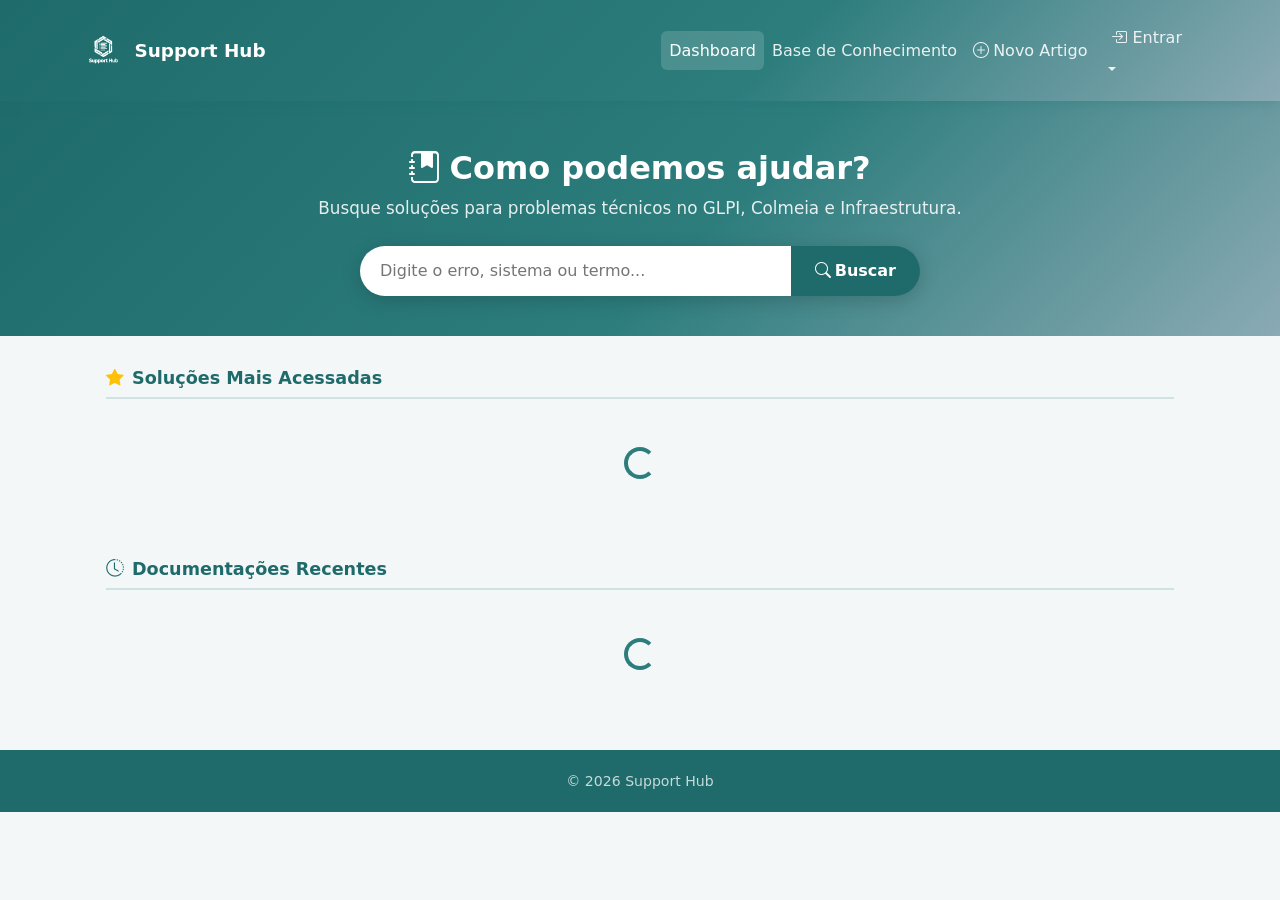
<file: docs/index.html>
<!DOCTYPE html>
<html lang="pt-BR">
<head>
  <meta charset="UTF-8">
  <meta name="viewport" content="width=device-width, initial-scale=1.0">
  <title>Dashboard — Support Hub</title>
  <link href="https://cdn.jsdelivr.net/npm/bootstrap@5.3.0/dist/css/bootstrap.min.css" rel="stylesheet">
  <link href="https://cdn.jsdelivr.net/npm/bootstrap-icons@1.10.5/font/bootstrap-icons.css" rel="stylesheet">
  <link href="css/style.css" rel="stylesheet">
</head>
<body>

<nav class="navbar navbar-expand-lg navbar-dark sticky-top">
  <div class="container">
    <a class="navbar-brand fw-bold" href="index.html">
      <img src="logo.png" alt="Support Hub Logo">
      Support Hub
    </a>
    <button class="navbar-toggler" type="button" data-bs-toggle="collapse" data-bs-target="#nav">
      <span class="navbar-toggler-icon"></span>
    </button>
    <div class="collapse navbar-collapse" id="nav">
      <ul class="navbar-nav ms-auto align-items-lg-center">
        <li class="nav-item"><a class="nav-link active" href="index.html">Dashboard</a></li>
        <li class="nav-item"><a class="nav-link" href="artigos.html">Base de Conhecimento</a></li>
        <li class="nav-item"><a class="nav-link" href="criar-artigo.html"><i class="bi bi-plus-circle me-1"></i>Novo Artigo</a></li>
        <li class="nav-item dropdown">
          <a class="nav-link dropdown-toggle" href="#" id="usuarioDropdown" role="button" data-bs-toggle="dropdown">
            <i class="bi bi-person-circle me-1"></i>Entrar
          </a>
          <ul class="dropdown-menu dropdown-menu-end">
            <li><a class="dropdown-item" href="perfil.html"><i class="bi bi-gear me-2"></i>Perfil</a></li>
            <li><hr class="dropdown-divider"></li>
            <li><a class="dropdown-item" href="#" onclick="logout()"><i class="bi bi-box-arrow-right me-2"></i>Logout</a></li>
          </ul>
        </li>
      </ul>
    </div>
  </div>
</nav>

<!-- Hero com busca -->
<section class="hero">
  <div class="container">
    <h1><i class="bi bi-journal-bookmark-fill me-2"></i>Como podemos ajudar?</h1>
    <p>Busque soluções para problemas técnicos no GLPI, Colmeia e Infraestrutura.</p>
    <form id="form-busca">
      <div class="search-box">
        <input type="text" id="busca-input" placeholder="Digite o erro, sistema ou termo..." required>
        <button type="submit"><i class="bi bi-search me-1"></i>Buscar</button>
      </div>
    </form>
  </div>
</section>

<main class="page-container">

  <!-- Mais acessados -->
  <h4 class="section-title">
    <i class="bi bi-star-fill text-warning"></i>Soluções Mais Acessadas
  </h4>
  <div class="row g-3 mb-5" id="acessados-container">
    <div class="col-12 loading-placeholder">
      <div class="spinner-border"></div>
    </div>
  </div>

  <!-- Recentes -->
  <h4 class="section-title">
    <i class="bi bi-clock-history"></i>Documentações Recentes
  </h4>
  <div class="row g-3 mb-5" id="recentes-container">
    <div class="col-12 loading-placeholder">
      <div class="spinner-border"></div>
    </div>
  </div>

</main>

<footer>
  <div class="container">
    <p class="mb-0">&copy; 2026 Support Hub</p>
  </div>
</footer>

<script src="https://cdn.jsdelivr.net/npm/bootstrap@5.3.0/dist/js/bootstrap.bundle.min.js"></script>
<script src="js/api.js"></script>
<script src="js/auth.js"></script>
<script src="js/app.js"></script>
</body>
</html>
</file>
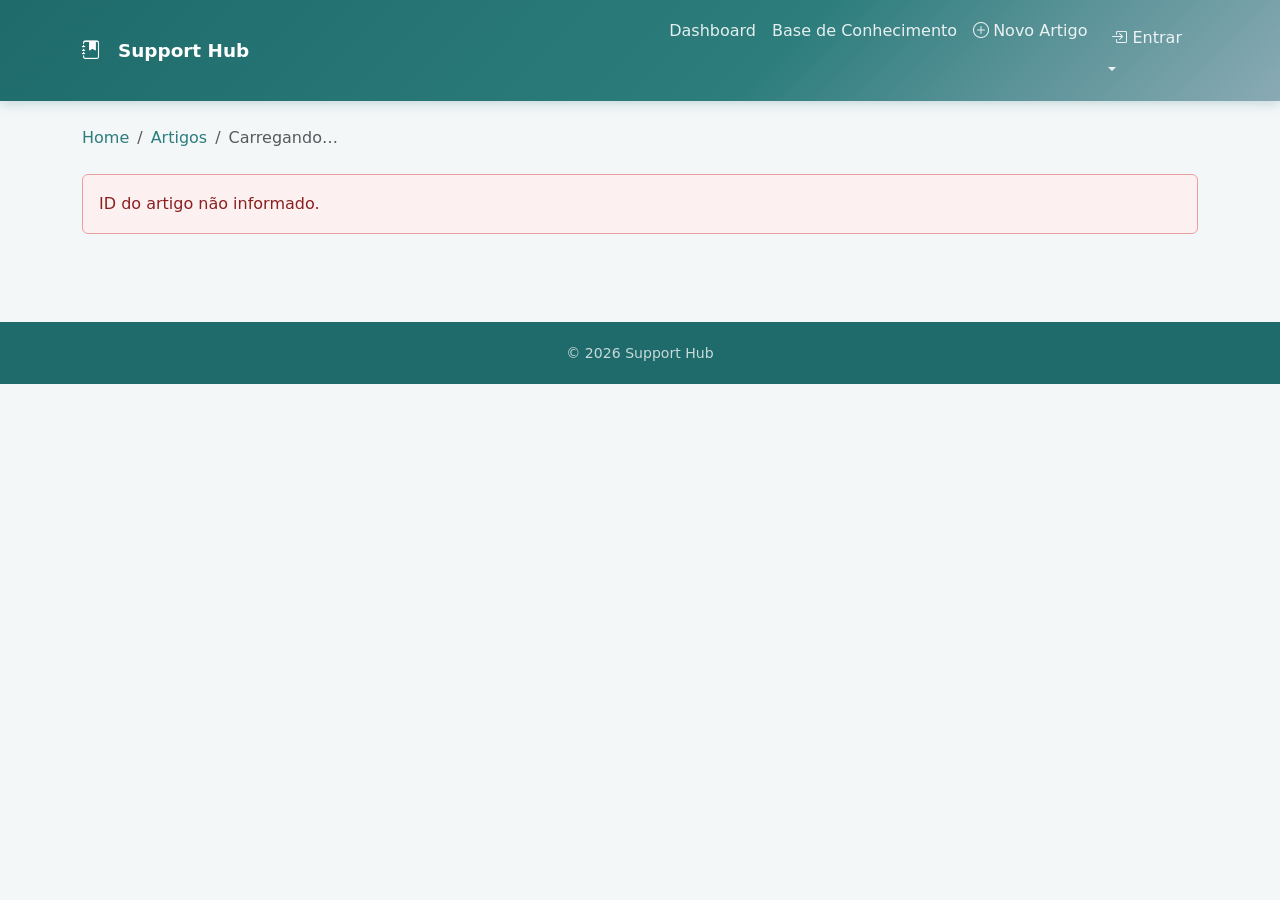
<file: docs/artigo-detalhe.html>
<!DOCTYPE html>
<html lang="pt-BR">
<head>
  <meta charset="UTF-8">
  <meta name="viewport" content="width=device-width, initial-scale=1.0">
  <title>Detalhe do Artigo — Support Hub</title>
  <link href="https://cdn.jsdelivr.net/npm/bootstrap@5.3.0/dist/css/bootstrap.min.css" rel="stylesheet">
  <link href="https://cdn.jsdelivr.net/npm/bootstrap-icons@1.10.5/font/bootstrap-icons.css" rel="stylesheet">
  <link href="css/style.css" rel="stylesheet">
</head>
<body>

<nav class="navbar navbar-expand-lg navbar-dark sticky-top">
  <div class="container">
    <a class="navbar-brand fw-bold" href="index.html">
      <i class="bi bi-journal-bookmark-fill me-2"></i>Support Hub
    </a>
    <button class="navbar-toggler" type="button" data-bs-toggle="collapse" data-bs-target="#nav">
      <span class="navbar-toggler-icon"></span>
    </button>
    <div class="collapse navbar-collapse" id="nav">
      <ul class="navbar-nav ms-auto">
        <li class="nav-item"><a class="nav-link" href="index.html">Dashboard</a></li>
        <li class="nav-item"><a class="nav-link" href="artigos.html">Base de Conhecimento</a></li>
        <li class="nav-item"><a class="nav-link" href="criar-artigo.html"><i class="bi bi-plus-circle me-1"></i>Novo Artigo</a></li>
        <li class="nav-item dropdown">
          <a class="nav-link dropdown-toggle" href="#" id="usuarioDropdown" role="button" data-bs-toggle="dropdown">
            <i class="bi bi-person-circle"></i> Entrar
          </a>
          <ul class="dropdown-menu dropdown-menu-end">
            <li><a class="dropdown-item" href="perfil.html"><i class="bi bi-gear me-2"></i>Perfil</a></li>
            <li><hr class="dropdown-divider"></li>
            <li><a class="dropdown-item" href="#" onclick="logout()"><i class="bi bi-box-arrow-right me-2"></i>Logout</a></li>
          </ul>
        </li>
      </ul>
    </div>
  </div>
</nav>

<main class="container main-wrapper py-4 mb-5">

  <!-- Breadcrumb -->
  <nav aria-label="breadcrumb" class="mb-4">
    <ol class="breadcrumb">
      <li class="breadcrumb-item"><a href="index.html" class="text-decoration-none">Home</a></li>
      <li class="breadcrumb-item"><a href="artigos.html" class="text-decoration-none">Artigos</a></li>
      <li class="breadcrumb-item active text-truncate" id="breadcrumb-titulo" style="max-width:400px">Carregando…</li>
    </ol>
  </nav>

  <div id="artigo-conteudo">

    <!-- Header -->
    <div class="article-header mb-4">
      <div class="d-flex justify-content-between align-items-start flex-wrap gap-2 mb-3">
        <div>
          <span class="badge fs-6 me-1" id="badge-sistema"><i class="bi bi-clock"></i> …</span>
          <span class="badge bg-secondary fs-6" id="badge-categoria">…</span>
        </div>
        <div class="d-flex align-items-center gap-2 text-muted small">
          <span title="Visualizações"><i class="bi bi-eye text-primary"></i> <span id="info-views">0</span> viz.</span>
          <button class="btn btn-sm btn-outline-secondary" onclick="window.print()">
            <i class="bi bi-printer"></i> Imprimir
          </button>
        </div>
      </div>

      <h1 class="display-6 fw-bold text-dark mb-4" id="artigo-titulo">Carregando…</h1>

      <div class="d-flex align-items-center text-muted small border-top pt-3 flex-wrap gap-3">
        <span><i class="bi bi-person-fill text-primary"></i> Autor: <strong id="info-autor">…</strong></span>
        <span><i class="bi bi-calendar-event-fill text-primary"></i> Publicado em: <strong id="info-data">…</strong></span>
      </div>
    </div>

    <div class="row">
      <!-- Conteúdo principal -->
      <div class="col-lg-8">
        <div class="article-content mb-4">

          <h4 class="section-title">
            <i class="bi bi-exclamation-triangle-fill text-danger me-2"></i>Descrição do Problema
          </h4>
          <div class="fs-6 lh-lg text-secondary" id="artigo-problema">
            <div class="spinner-border text-primary spinner-border-sm"></div> Carregando…
          </div>

          <h4 class="section-title mt-5">
            <i class="bi bi-wrench-adjustable-circle-fill text-success me-2"></i>Solução
          </h4>
          <div class="fs-6 lh-lg text-dark" id="artigo-solucao">
            <div class="spinner-border text-primary spinner-border-sm"></div> Carregando…
          </div>

        </div>
      </div>

      <!-- Ações -->
      <div class="col-lg-4">
        <div class="card shadow-sm border-0 bg-light mb-3">
          <div class="card-body">
            <h5 class="card-title fw-bold mb-3 border-bottom pb-2">Ações Rápidas</h5>
            <div class="d-grid gap-2">
              <a href="criar-artigo.html" class="btn btn-outline-primary text-start">
                <i class="bi bi-copy me-2"></i>Novo Artigo
              </a>
              <button class="btn btn-outline-secondary text-start"
                onclick="navigator.clipboard.writeText(window.location.href); alert('Link copiado!')">
                <i class="bi bi-link-45deg me-2"></i>Copiar Link
              </button>
            </div>
          </div>
        </div>

        <!-- Ações admin (ocultas por padrão) -->
        <div class="card shadow-sm border-danger d-none" id="acoes-admin">
          <div class="card-body">
            <h5 class="card-title fw-bold mb-3 text-danger border-bottom pb-2">
              <i class="bi bi-shield-lock me-1"></i>Admin
            </h5>
            <div class="d-grid gap-2">
              <button class="btn btn-outline-danger" data-action="delete">
                <i class="bi bi-trash me-2"></i>Excluir Artigo
              </button>
            </div>
          </div>
        </div>
      </div>
    </div>

  </div><!-- /artigo-conteudo -->
</main>

<footer>
  <div class="container"><p class="mb-0">&copy; 2026 Support Hub</p></div>
</footer>

<script src="https://cdn.jsdelivr.net/npm/bootstrap@5.3.0/dist/js/bootstrap.bundle.min.js"></script>
<script src="js/api.js"></script>
<script src="js/auth.js"></script>
<script src="js/app.js"></script>
</body>
</html>
</file>
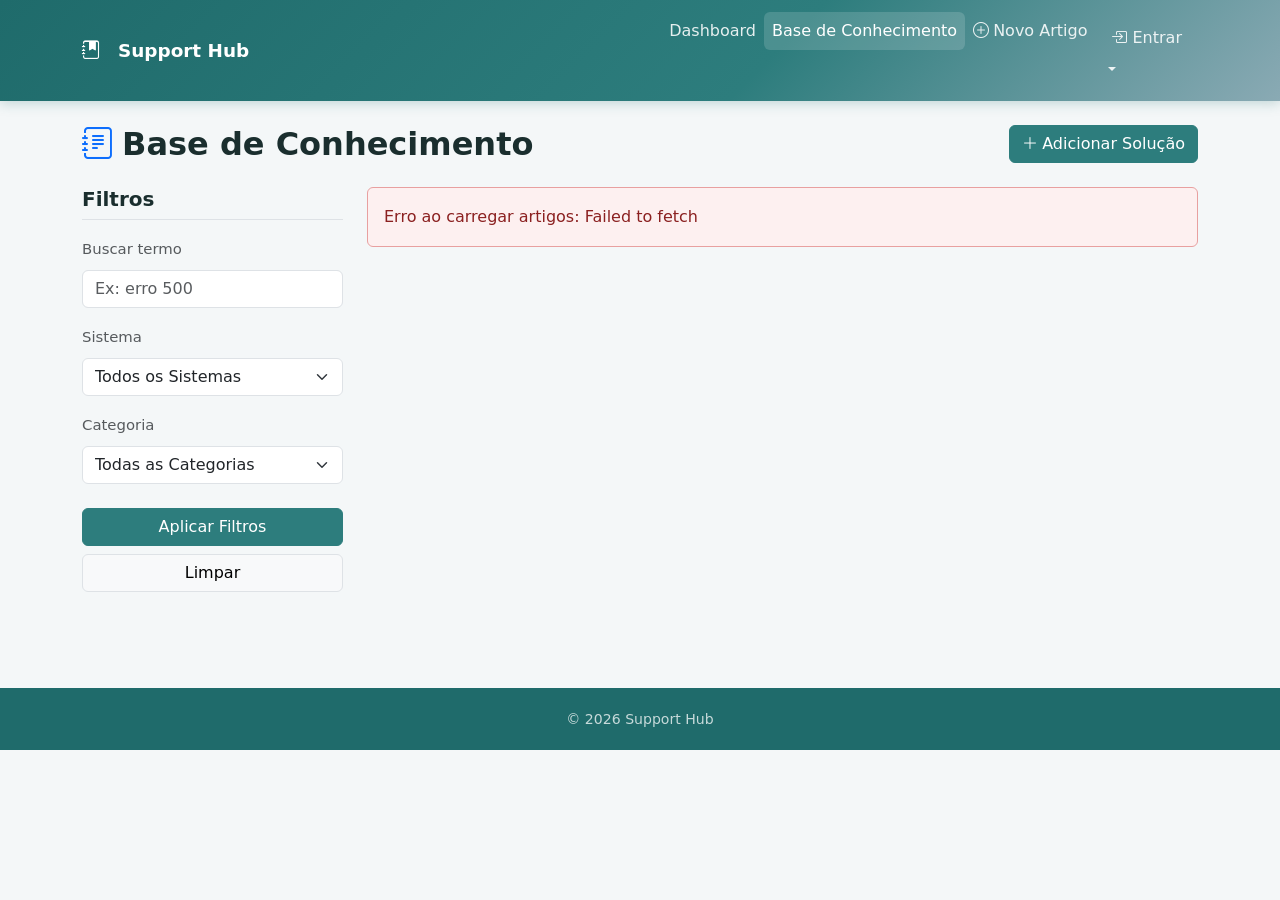
<file: docs/artigos.html>
<!DOCTYPE html>
<html lang="pt-BR">
<head>
  <meta charset="UTF-8">
  <meta name="viewport" content="width=device-width, initial-scale=1.0">
  <title>Base de Conhecimento — Support Hub</title>
  <link href="https://cdn.jsdelivr.net/npm/bootstrap@5.3.0/dist/css/bootstrap.min.css" rel="stylesheet">
  <link href="https://cdn.jsdelivr.net/npm/bootstrap-icons@1.10.5/font/bootstrap-icons.css" rel="stylesheet">
  <link href="css/style.css" rel="stylesheet">
</head>
<body>

<nav class="navbar navbar-expand-lg navbar-dark sticky-top">
  <div class="container">
    <a class="navbar-brand fw-bold" href="index.html">
      <i class="bi bi-journal-bookmark-fill me-2"></i>Support Hub
    </a>
    <button class="navbar-toggler" type="button" data-bs-toggle="collapse" data-bs-target="#nav">
      <span class="navbar-toggler-icon"></span>
    </button>
    <div class="collapse navbar-collapse" id="nav">
      <ul class="navbar-nav ms-auto">
        <li class="nav-item"><a class="nav-link" href="index.html">Dashboard</a></li>
        <li class="nav-item"><a class="nav-link active" href="artigos.html">Base de Conhecimento</a></li>
        <li class="nav-item"><a class="nav-link" href="criar-artigo.html"><i class="bi bi-plus-circle me-1"></i>Novo Artigo</a></li>
        <li class="nav-item dropdown">
          <a class="nav-link dropdown-toggle" href="#" id="usuarioDropdown" role="button" data-bs-toggle="dropdown">
            <i class="bi bi-person-circle"></i> Entrar
          </a>
          <ul class="dropdown-menu dropdown-menu-end">
            <li><a class="dropdown-item" href="perfil.html"><i class="bi bi-gear me-2"></i>Perfil</a></li>
            <li><hr class="dropdown-divider"></li>
            <li><a class="dropdown-item" href="#" onclick="logout()"><i class="bi bi-box-arrow-right me-2"></i>Logout</a></li>
          </ul>
        </li>
      </ul>
    </div>
  </div>
</nav>

<main class="container main-wrapper py-4">

  <div class="row mb-4 align-items-center">
    <div class="col-md-6">
      <h2 class="fw-bold m-0"><i class="bi bi-journal-text text-primary me-2"></i>Base de Conhecimento</h2>
    </div>
    <div class="col-md-6 text-md-end mt-3 mt-md-0">
      <a href="criar-artigo.html" class="btn btn-primary">
        <i class="bi bi-plus-lg me-1"></i>Adicionar Solução
      </a>
    </div>
  </div>

  <div class="row">

    <!-- Sidebar Filtros -->
    <div class="col-lg-3 mb-4">
      <div class="filter-sidebar">
        <h5 class="fw-bold mb-3 border-bottom pb-2">Filtros</h5>
        <form id="form-filtro">
          <div class="mb-3">
            <label for="filtro-termo" class="form-label small text-muted">Buscar termo</label>
            <input type="text" class="form-control" id="filtro-termo" placeholder="Ex: erro 500">
          </div>
          <div class="mb-3">
            <label for="filtro-sistema" class="form-label small text-muted">Sistema</label>
            <select class="form-select" id="filtro-sistema">
              <option value="">Todos os Sistemas</option>
              <option value="GLPI">GLPI</option>
              <option value="Colmeia">Colmeia</option>
              <option value="Infraestrutura">Infraestrutura</option>
              <option value="Redes">Redes</option>
              <option value="MV">MV</option>
              <option value="Windows">Windows</option>
            </select>
          </div>
          <div class="mb-4">
            <label for="filtro-categoria" class="form-label small text-muted">Categoria</label>
            <select class="form-select" id="filtro-categoria">
              <option value="">Todas as Categorias</option>
            </select>
          </div>
          <div class="d-grid gap-2">
            <button type="submit" class="btn btn-primary">Aplicar Filtros</button>
            <button type="reset" class="btn btn-light border">Limpar</button>
          </div>
        </form>
      </div>
    </div>

    <!-- Lista -->
    <div class="col-lg-9">
      <div class="row g-4" id="artigos-lista">
        <div class="col-12 text-center py-5">
          <div class="spinner-border text-primary"></div>
        </div>
      </div>
    </div>

  </div>
</main>

<footer>
  <div class="container"><p class="mb-0">&copy; 2026 Support Hub</p></div>
</footer>

<script src="https://cdn.jsdelivr.net/npm/bootstrap@5.3.0/dist/js/bootstrap.bundle.min.js"></script>
<script src="js/api.js"></script>
<script src="js/auth.js"></script>
<script src="js/app.js"></script>
</body>
</html>
</file>
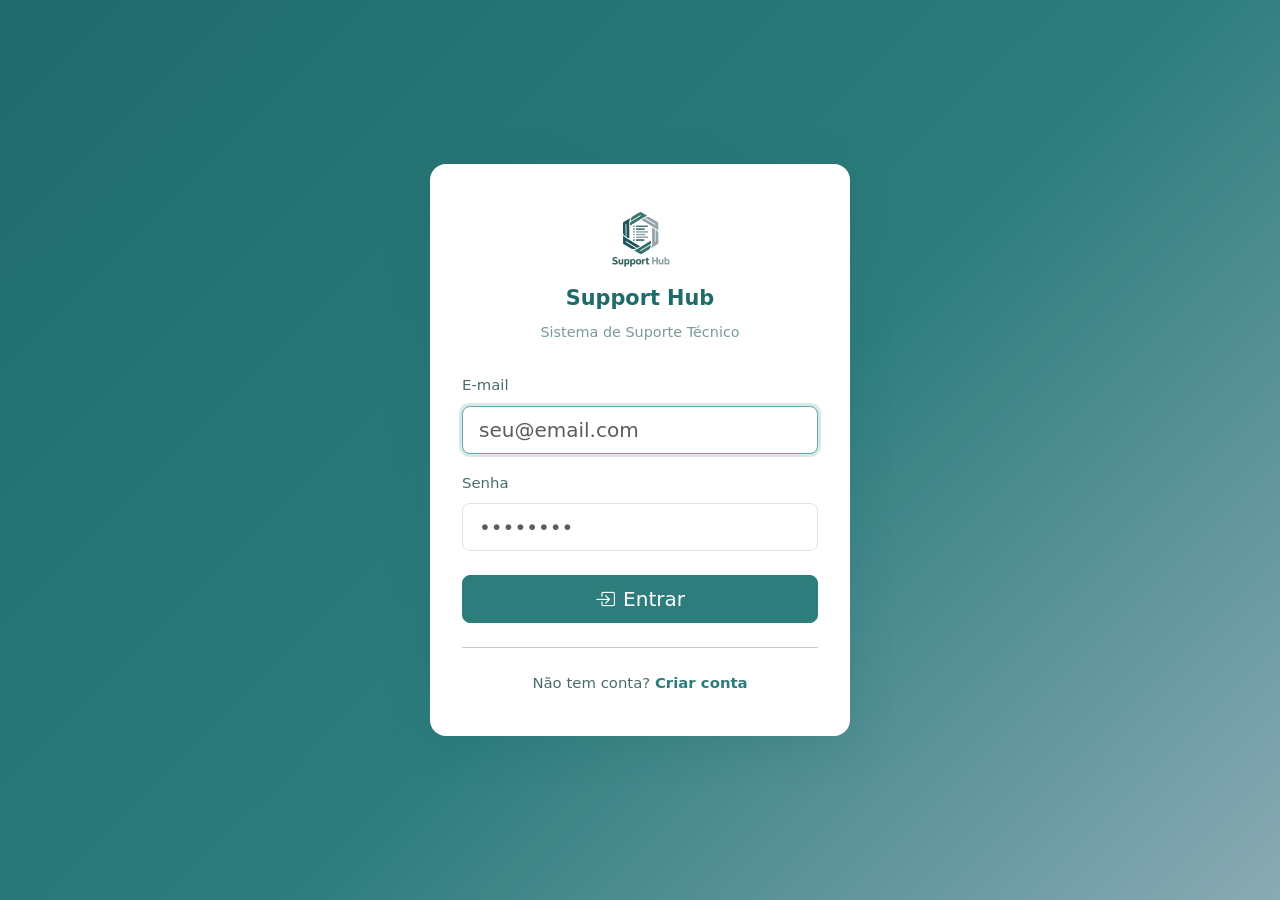
<file: docs/criar-artigo.html>
<!DOCTYPE html>
<html lang="pt-BR">
<head>
  <meta charset="UTF-8">
  <meta name="viewport" content="width=device-width, initial-scale=1.0">
  <title>Novo Artigo — Support Hub</title>
  <link href="https://cdn.jsdelivr.net/npm/bootstrap@5.3.0/dist/css/bootstrap.min.css" rel="stylesheet">
  <link href="https://cdn.jsdelivr.net/npm/bootstrap-icons@1.10.5/font/bootstrap-icons.css" rel="stylesheet">
  <link href="css/style.css" rel="stylesheet">
</head>
<body>

<nav class="navbar navbar-expand-lg navbar-dark sticky-top">
  <div class="container">
    <a class="navbar-brand fw-bold" href="index.html">
      <i class="bi bi-journal-bookmark-fill me-2"></i>Support Hub
    </a>
    <button class="navbar-toggler" type="button" data-bs-toggle="collapse" data-bs-target="#nav">
      <span class="navbar-toggler-icon"></span>
    </button>
    <div class="collapse navbar-collapse" id="nav">
      <ul class="navbar-nav ms-auto">
        <li class="nav-item"><a class="nav-link" href="index.html">Dashboard</a></li>
        <li class="nav-item"><a class="nav-link" href="artigos.html">Base de Conhecimento</a></li>
        <li class="nav-item"><a class="nav-link active" href="criar-artigo.html"><i class="bi bi-plus-circle me-1"></i>Novo Artigo</a></li>
        <li class="nav-item dropdown">
          <a class="nav-link dropdown-toggle" href="#" id="usuarioDropdown" role="button" data-bs-toggle="dropdown">
            <i class="bi bi-person-circle"></i> Entrar
          </a>
          <ul class="dropdown-menu dropdown-menu-end">
            <li><a class="dropdown-item" href="perfil.html"><i class="bi bi-gear me-2"></i>Perfil</a></li>
            <li><hr class="dropdown-divider"></li>
            <li><a class="dropdown-item" href="#" onclick="logout()"><i class="bi bi-box-arrow-right me-2"></i>Logout</a></li>
          </ul>
        </li>
      </ul>
    </div>
  </div>
</nav>

<main class="container main-wrapper py-4 mb-5">
  <div class="row justify-content-center">
    <div class="col-lg-8">

      <div class="d-flex align-items-center mb-4">
        <a href="artigos.html" class="btn btn-outline-secondary btn-sm me-3">
          <i class="bi bi-arrow-left"></i> Voltar
        </a>
        <h2 class="fw-bold m-0">Cadastrar Nova Documentação</h2>
      </div>

      <div class="alert alert-success d-none" id="mensagem-sucesso">
        <i class="bi bi-check-circle-fill me-2"></i>Artigo publicado com sucesso! Redirecionando…
      </div>

      <div class="article-content">
        <form id="form-artigo" class="needs-validation" novalidate>

          <div class="mb-4">
            <label for="titulo" class="form-label fw-semibold">
              Título do Artigo <span class="text-danger">*</span>
            </label>
            <input type="text" class="form-control" id="titulo"
                   placeholder="Ex: Como resolver erro de impressora na rede…" required>
            <div class="invalid-feedback">Insira um título descritivo.</div>
          </div>

          <div class="row mb-4">
            <div class="col-md-6">
              <label for="sistema" class="form-label fw-semibold">
                Sistema Afetado <span class="text-danger">*</span>
              </label>
              <select class="form-select" id="sistema" required>
                <option value="" disabled selected>Selecione o Sistema</option>
                <option value="GLPI">GLPI</option>
                <option value="Colmeia">Colmeia</option>
                <option value="Infraestrutura">Infraestrutura / Redes</option>
                <option value="MV">Sistema MV</option>
                <option value="Windows">Windows / SO</option>
                <option value="Redes">Redes</option>
              </select>
              <div class="invalid-feedback">Selecione o sistema relacionado.</div>
            </div>
            <div class="col-md-6">
              <label for="categoria_id" class="form-label fw-semibold">Categoria</label>
              <select class="form-select" id="categoria_id">
                <option value="">Sem Categoria</option>
              </select>
            </div>
          </div>

          <div class="mb-4">
            <label for="problema" class="form-label fw-semibold">
              Descrição do Problema <span class="text-danger">*</span>
            </label>
            <textarea class="form-control" id="problema" rows="4"
                      placeholder="Descreva os sintomas, mensagens de erro e o comportamento observado…"
                      required></textarea>
            <div class="invalid-feedback">A descrição do problema é obrigatória.</div>
          </div>

          <div class="mb-4">
            <label for="solucao" class="form-label fw-semibold">
              Solução Aplicada (Passo a Passo) <span class="text-danger">*</span>
            </label>
            <textarea class="form-control" id="solucao" rows="6"
                      placeholder="Descreva o passo a passo exato para solucionar o problema…"
                      required></textarea>
            <div class="invalid-feedback">A solução não pode ficar em branco.</div>
          </div>

          <div class="d-flex justify-content-end border-top pt-4">
            <button type="reset" class="btn btn-light border me-2">Limpar</button>
            <button type="submit" class="btn btn-primary px-4">
              <i class="bi bi-save me-2"></i>Salvar e Publicar
            </button>
          </div>

        </form>
      </div><!-- /article-content -->

    </div>
  </div>
</main>

<footer>
  <div class="container"><p class="mb-0">&copy; 2026 Support Hub</p></div>
</footer>

<script src="https://cdn.jsdelivr.net/npm/bootstrap@5.3.0/dist/js/bootstrap.bundle.min.js"></script>
<script src="js/api.js"></script>
<script src="js/auth.js"></script>
<script src="js/app.js"></script>
</body>
</html>
</file>
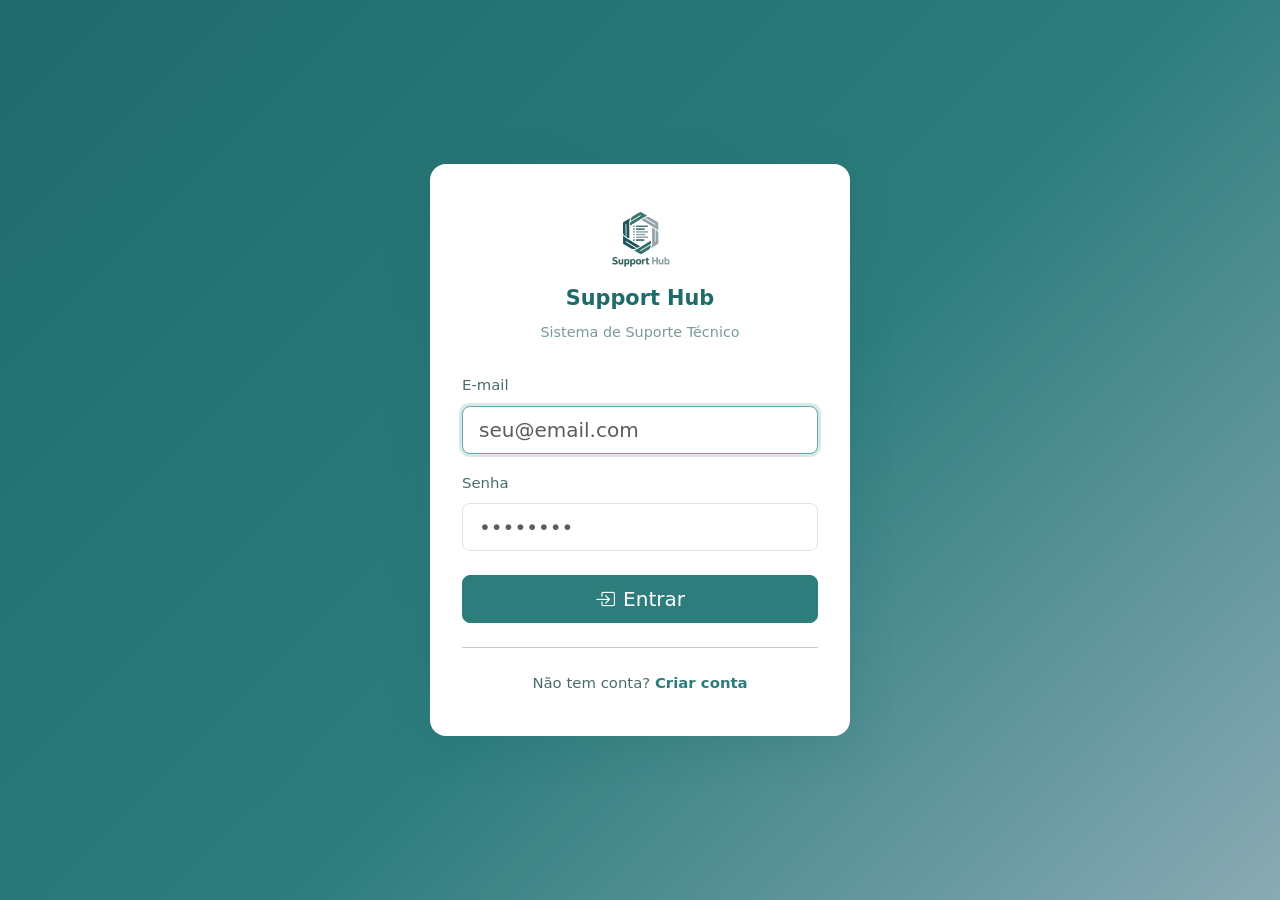
<file: docs/login.html>
<!DOCTYPE html>
<html lang="pt-BR">
<head>
  <meta charset="UTF-8">
  <meta name="viewport" content="width=device-width, initial-scale=1.0">
  <title>Login — Support Hub</title>
  <link href="https://cdn.jsdelivr.net/npm/bootstrap@5.3.0/dist/css/bootstrap.min.css" rel="stylesheet">
  <link href="https://cdn.jsdelivr.net/npm/bootstrap-icons@1.10.5/font/bootstrap-icons.css" rel="stylesheet">
  <link href="css/style.css" rel="stylesheet">
</head>
<body>

<div class="auth-wrapper">
  <div class="auth-card">

    <!-- Logo -->
    <div class="auth-logo">
      <img src="logo.png" alt="Support Hub Logo">
      <h4>Support Hub</h4>
      <p style="color: var(--text-muted); font-size: .9rem; margin: 0;">Sistema de Suporte Técnico</p>
    </div>

    <form id="loginForm">
      <div class="mb-3">
        <label for="email" class="form-label">E-mail</label>
        <input type="email" class="form-control form-control-lg" id="email"
               placeholder="seu@email.com" required autofocus>
      </div>
      <div class="mb-4">
        <label for="senha" class="form-label">Senha</label>
        <input type="password" class="form-control form-control-lg" id="senha"
               placeholder="••••••••" required>
      </div>
      <button type="submit" class="btn btn-primary btn-lg w-100" id="btnLogin">
        <i class="bi bi-box-arrow-in-right me-2"></i>Entrar
      </button>
    </form>

    <div id="alertaErro" class="alert alert-danger d-none mt-3" role="alert"></div>

    <hr class="my-4">
    <p class="text-center mb-0" style="color: var(--text-secondary); font-size: .93rem;">
      Não tem conta?
      <a href="registro.html" class="fw-bold" style="color: var(--teal-main);">Criar conta</a>
    </p>

  </div>
</div>

<script src="https://cdn.jsdelivr.net/npm/bootstrap@5.3.0/dist/js/bootstrap.bundle.min.js"></script>
<script src="js/api.js"></script>
<script src="js/auth.js"></script>
<script>
  if (SessionManager.getInstance().isAuthenticated()) {
    window.location.href = 'index.html';
  }

  document.getElementById('loginForm').addEventListener('submit', async (e) => {
    e.preventDefault();
    const email = document.getElementById('email').value;
    const senha = document.getElementById('senha').value;
    const alerta = document.getElementById('alertaErro');
    const btn = document.getElementById('btnLogin');

    alerta.classList.add('d-none');
    btn.disabled = true;
    btn.innerHTML = '<span class="spinner-border spinner-border-sm me-2"></span>Entrando…';

    try {
      const data = await API.login(email, senha);
      localStorage.setItem('token', data.access_token);
      const usuario = await API.getMe();
      SessionManager.getInstance().login(usuario, data.access_token);
      window.location.href = 'index.html';
    } catch (err) {
      alerta.textContent = err.message || 'E-mail ou senha incorretos.';
      alerta.classList.remove('d-none');
      btn.disabled = false;
      btn.innerHTML = '<i class="bi bi-box-arrow-in-right me-2"></i>Entrar';
    }
  });
</script>
</body>
</html>
</file>
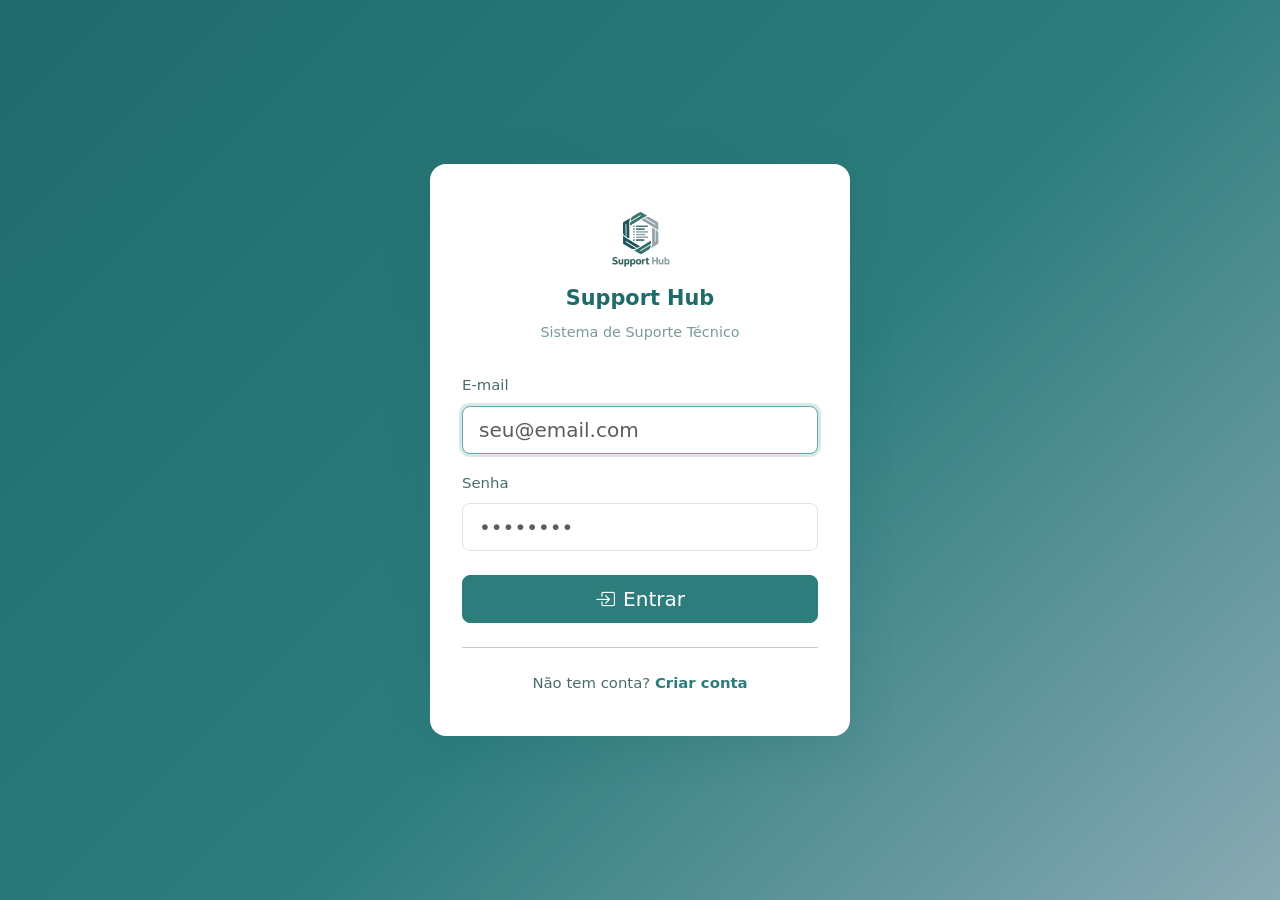
<file: docs/perfil.html>
<!DOCTYPE html>
<html lang="pt-BR">
<head>
  <meta charset="UTF-8">
  <meta name="viewport" content="width=device-width, initial-scale=1.0">
  <title>Meu Perfil — Support Hub</title>
  <link href="https://cdn.jsdelivr.net/npm/bootstrap@5.3.0/dist/css/bootstrap.min.css" rel="stylesheet">
  <link href="https://cdn.jsdelivr.net/npm/bootstrap-icons@1.10.5/font/bootstrap-icons.css" rel="stylesheet">
  <link href="css/style.css" rel="stylesheet">
</head>
<body class="bg-light">

<nav class="navbar navbar-expand-lg navbar-dark">
  <div class="container-fluid">
    <a class="navbar-brand" href="index.html">
      <i class="bi bi-journal-bookmark-fill me-2"></i>Support Hub
    </a>
    <div class="navbar-nav ms-auto">
      <a class="nav-link" href="index.html">Início</a>
      <a class="nav-link" href="#" onclick="logout()">Sair</a>
    </div>
  </div>
</nav>

<div class="container py-5">
  <div class="row justify-content-center">
    <div class="col-md-7">
      <div class="card shadow">
        <div class="card-header bg-white">
          <h4 class="mb-0"><i class="bi bi-gear me-2"></i>Configurações do Perfil</h4>
        </div>
        <div class="card-body p-4">

          <div id="alerta" class="alert d-none mb-4"></div>

          <div class="mb-3">
            <label class="form-label fw-semibold">Nome</label>
            <input type="text" id="nome" class="form-control">
          </div>
          <div class="mb-3">
            <label class="form-label fw-semibold">E-mail</label>
            <input type="email" id="email" class="form-control" disabled>
          </div>
          <div class="mb-3">
            <label class="form-label fw-semibold">Nível</label>
            <input type="text" id="nivel" class="form-control" disabled>
          </div>

          <div class="d-flex justify-content-end mt-4">
            <button class="btn btn-primary px-4" id="btnSalvar">
              <i class="bi bi-save me-2"></i>Salvar Alterações
            </button>
          </div>
        </div>
      </div>
    </div>
  </div>
</div>

<script src="https://cdn.jsdelivr.net/npm/bootstrap@5.3.0/dist/js/bootstrap.bundle.min.js"></script>
<script src="js/api.js"></script>
<script src="js/auth.js"></script>
<script>
  const session = SessionManager.getInstance();
  if (!session.isAuthenticated()) window.location.href = 'login.html';

  document.addEventListener('DOMContentLoaded', async () => {
    const alerta = document.getElementById('alerta');

    try {
      const me = await API.getMe();
      document.getElementById('nome').value  = me.nome;
      document.getElementById('email').value = me.email;
      document.getElementById('nivel').value = me.nivel;
    } catch (err) {
      alerta.className = 'alert alert-danger';
      alerta.textContent = 'Erro ao carregar perfil.';
      alerta.classList.remove('d-none');
    }

    document.getElementById('btnSalvar').addEventListener('click', async () => {
      alerta.classList.add('d-none');
      const nome = document.getElementById('nome').value.trim();
      if (!nome) { alert('Nome não pode ficar vazio.'); return; }

      try {
        const me = await API.getMe();
        const res = await fetch(`/api/usuarios/${me.id}`, {
          method: 'PUT',
          headers: {
            'Content-Type': 'application/json',
            'Authorization': `Bearer ${session.token}`
          },
          body: JSON.stringify({ nome })
        });
        if (!res.ok) throw new Error((await res.json()).detail);
        const updated = await res.json();
        // Atualiza sessão local
        const u = session.usuario;
        u.nome = updated.nome;
        session.login(u, session.token);
        alerta.className = 'alert alert-success';
        alerta.textContent = 'Perfil atualizado com sucesso!';
        alerta.classList.remove('d-none');
      } catch (err) {
        alerta.className = 'alert alert-danger';
        alerta.textContent = err.message || 'Erro ao salvar.';
        alerta.classList.remove('d-none');
      }
    });
  });
</script>
</body>
</html>
</file>
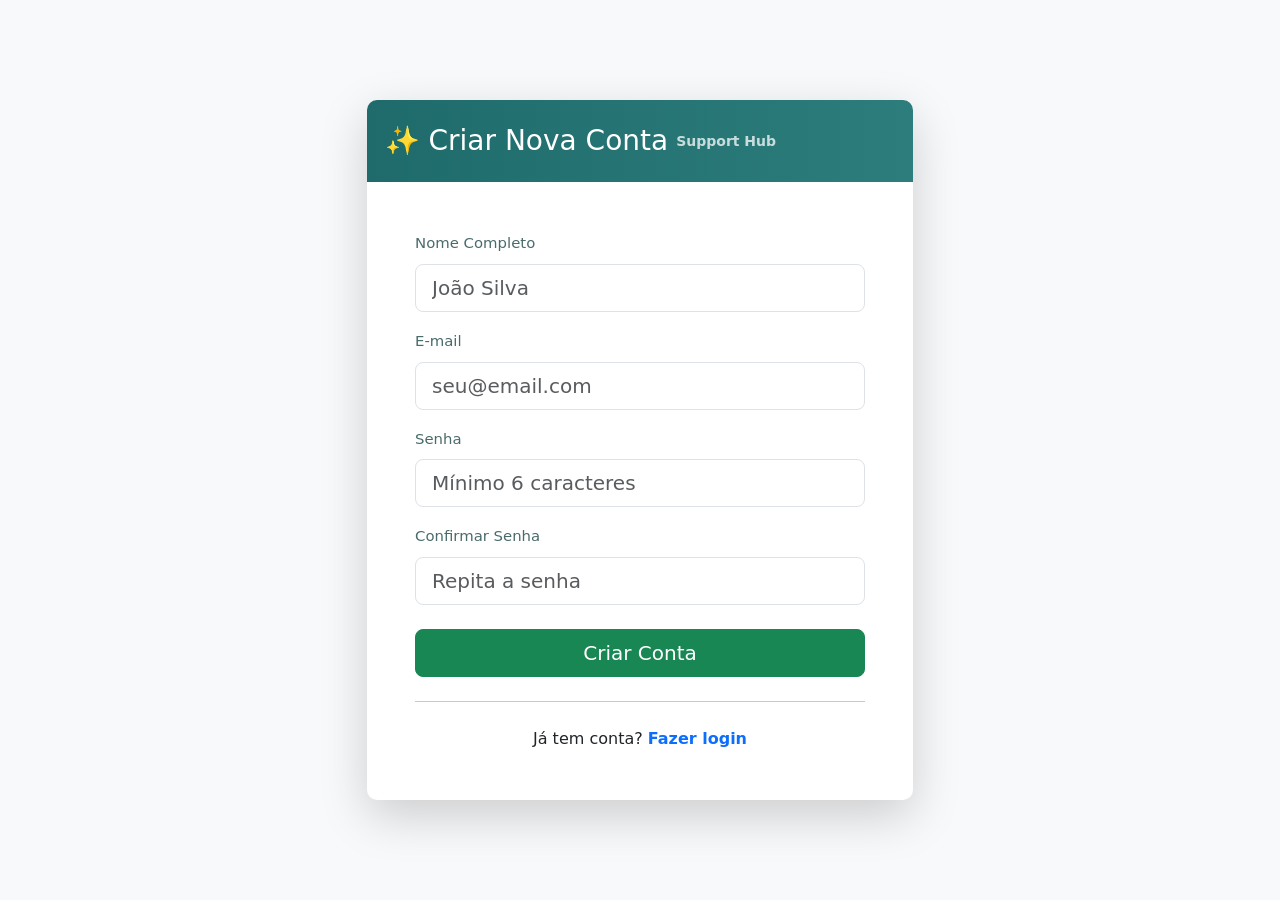
<file: docs/registro.html>
<!DOCTYPE html>
<html lang="pt-BR">
<head>
  <meta charset="UTF-8">
  <meta name="viewport" content="width=device-width, initial-scale=1.0">
  <title>Cadastro — Support Hub</title>
  <link href="https://cdn.jsdelivr.net/npm/bootstrap@5.3.0/dist/css/bootstrap.min.css" rel="stylesheet">
  <link href="css/style.css" rel="stylesheet">
</head>
<body class="bg-light d-flex align-items-center min-vh-100">

<div class="container">
  <div class="row justify-content-center">
    <div class="col-md-6">
      <div class="card shadow-lg border-0">
        <div class="card-header bg-success text-white text-center py-4">
          <h3 class="mb-0">✨ Criar Nova Conta</h3>
          <p class="mb-0 small opacity-75">Support Hub</p>
        </div>
        <div class="card-body p-5">

          <form id="registroForm">
            <div class="mb-3">
              <label for="nome" class="form-label">Nome Completo</label>
              <input type="text" class="form-control form-control-lg" id="nome"
                     placeholder="João Silva" required>
            </div>
            <div class="mb-3">
              <label for="email" class="form-label">E-mail</label>
              <input type="email" class="form-control form-control-lg" id="email"
                     placeholder="seu@email.com" required>
            </div>
            <div class="mb-3">
              <label for="senha" class="form-label">Senha</label>
              <input type="password" class="form-control form-control-lg" id="senha"
                     placeholder="Mínimo 6 caracteres" required minlength="6">
            </div>
            <div class="mb-4">
              <label for="confirmar" class="form-label">Confirmar Senha</label>
              <input type="password" class="form-control form-control-lg" id="confirmar"
                     placeholder="Repita a senha" required>
            </div>
            <button type="submit" class="btn btn-success btn-lg w-100" id="btnRegistrar">
              Criar Conta
            </button>
          </form>

          <div id="alertaSucesso" class="alert alert-success d-none mt-3"></div>
          <div id="alertaErro"    class="alert alert-danger  d-none mt-3"></div>

          <hr class="my-4">
          <p class="text-center mb-0">
            Já tem conta? <a href="login.html" class="text-primary fw-bold">Fazer login</a>
          </p>

        </div>
      </div>
    </div>
  </div>
</div>

<script src="https://cdn.jsdelivr.net/npm/bootstrap@5.3.0/dist/js/bootstrap.bundle.min.js"></script>
<script src="js/api.js"></script>
<script src="js/auth.js"></script>
<script>
  document.getElementById('registroForm').addEventListener('submit', async (e) => {
    e.preventDefault();
    const nome      = document.getElementById('nome').value.trim();
    const email     = document.getElementById('email').value.trim();
    const senha     = document.getElementById('senha').value;
    const confirmar = document.getElementById('confirmar').value;
    const sucesso   = document.getElementById('alertaSucesso');
    const erro      = document.getElementById('alertaErro');
    const btn       = document.getElementById('btnRegistrar');

    sucesso.classList.add('d-none');
    erro.classList.add('d-none');

    if (senha !== confirmar) {
      erro.textContent = 'As senhas não coincidem.';
      erro.classList.remove('d-none');
      return;
    }

    btn.disabled = true;
    btn.textContent = 'Criando…';

    try {
      await API.register({ nome, email, senha });
      sucesso.textContent = 'Conta criada com sucesso! Redirecionando para o login…';
      sucesso.classList.remove('d-none');
      setTimeout(() => window.location.href = 'login.html', 2000);
    } catch (err) {
      erro.textContent = err.message || 'Erro ao criar conta.';
      erro.classList.remove('d-none');
      btn.disabled = false;
      btn.textContent = 'Criar Conta';
    }
  });
</script>
</body>
</html>
</file>
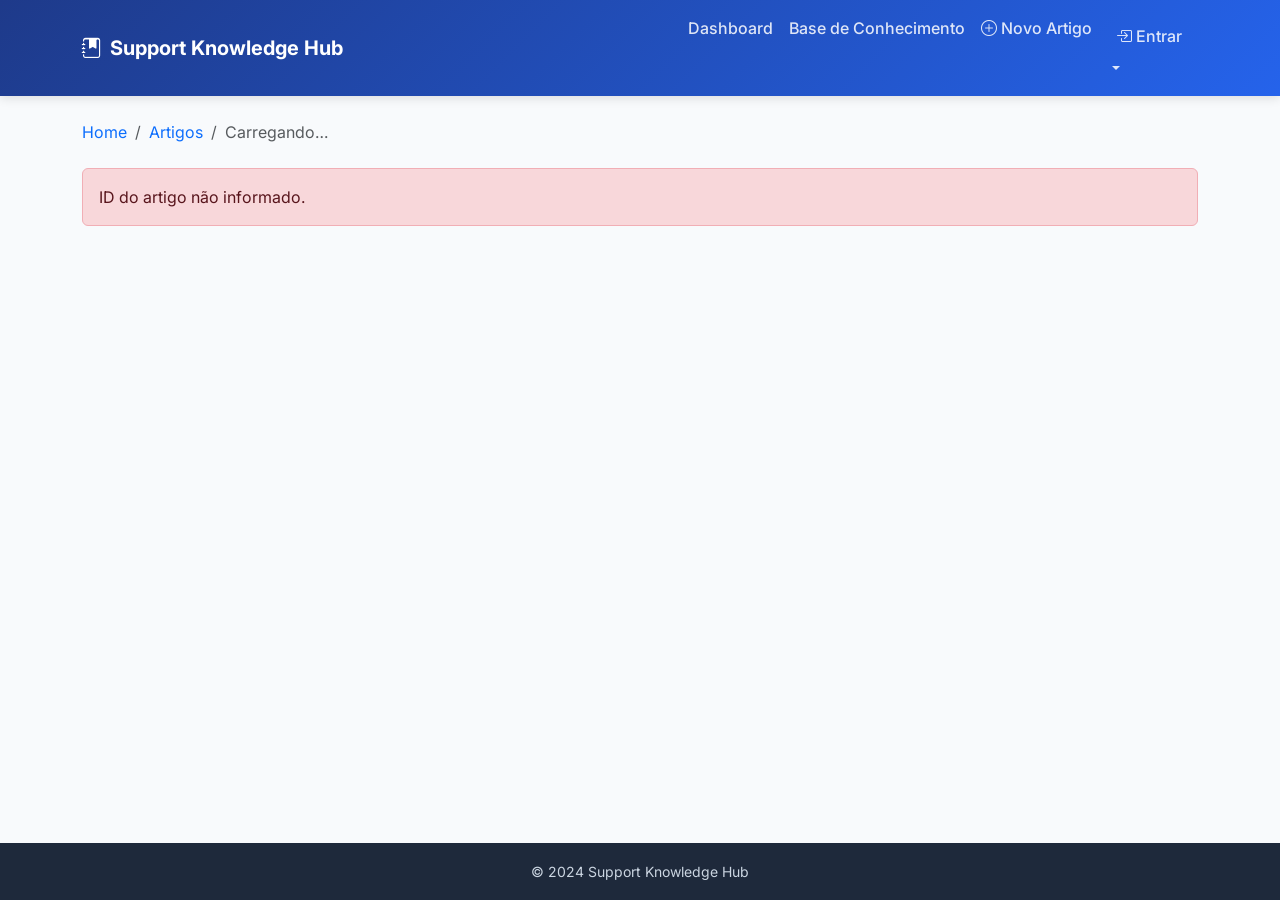
<file: frontend/artigo-detalhe.html>
<!DOCTYPE html>
<html lang="pt-BR">
<head>
  <meta charset="UTF-8">
  <meta name="viewport" content="width=device-width, initial-scale=1.0">
  <title>Detalhe do Artigo — Support Knowledge Hub</title>
  <link href="https://cdn.jsdelivr.net/npm/bootstrap@5.3.0/dist/css/bootstrap.min.css" rel="stylesheet">
  <link href="https://cdn.jsdelivr.net/npm/bootstrap-icons@1.10.5/font/bootstrap-icons.css" rel="stylesheet">
  <link href="css/style.css" rel="stylesheet">
</head>
<body>

<nav class="navbar navbar-expand-lg navbar-dark sticky-top">
  <div class="container">
    <a class="navbar-brand fw-bold" href="index.html">
      <i class="bi bi-journal-bookmark-fill me-2"></i>Support Knowledge Hub
    </a>
    <button class="navbar-toggler" type="button" data-bs-toggle="collapse" data-bs-target="#nav">
      <span class="navbar-toggler-icon"></span>
    </button>
    <div class="collapse navbar-collapse" id="nav">
      <ul class="navbar-nav ms-auto">
        <li class="nav-item"><a class="nav-link" href="index.html">Dashboard</a></li>
        <li class="nav-item"><a class="nav-link" href="artigos.html">Base de Conhecimento</a></li>
        <li class="nav-item"><a class="nav-link" href="criar-artigo.html"><i class="bi bi-plus-circle me-1"></i>Novo Artigo</a></li>
        <li class="nav-item dropdown">
          <a class="nav-link dropdown-toggle" href="#" id="usuarioDropdown" role="button" data-bs-toggle="dropdown">
            <i class="bi bi-person-circle"></i> Entrar
          </a>
          <ul class="dropdown-menu dropdown-menu-end">
            <li><a class="dropdown-item" href="perfil.html"><i class="bi bi-gear me-2"></i>Perfil</a></li>
            <li><hr class="dropdown-divider"></li>
            <li><a class="dropdown-item" href="#" onclick="logout()"><i class="bi bi-box-arrow-right me-2"></i>Logout</a></li>
          </ul>
        </li>
      </ul>
    </div>
  </div>
</nav>

<main class="container main-wrapper py-4 mb-5">

  <!-- Breadcrumb -->
  <nav aria-label="breadcrumb" class="mb-4">
    <ol class="breadcrumb">
      <li class="breadcrumb-item"><a href="index.html" class="text-decoration-none">Home</a></li>
      <li class="breadcrumb-item"><a href="artigos.html" class="text-decoration-none">Artigos</a></li>
      <li class="breadcrumb-item active text-truncate" id="breadcrumb-titulo" style="max-width:400px">Carregando…</li>
    </ol>
  </nav>

  <div id="artigo-conteudo">

    <!-- Header -->
    <div class="article-header mb-4">
      <div class="d-flex justify-content-between align-items-start flex-wrap gap-2 mb-3">
        <div>
          <span class="badge fs-6 me-1" id="badge-sistema"><i class="bi bi-clock"></i> …</span>
          <span class="badge bg-secondary fs-6" id="badge-categoria">…</span>
        </div>
        <div class="d-flex align-items-center gap-2 text-muted small">
          <span title="Visualizações"><i class="bi bi-eye text-primary"></i> <span id="info-views">0</span> viz.</span>
          <button class="btn btn-sm btn-outline-secondary" onclick="window.print()">
            <i class="bi bi-printer"></i> Imprimir
          </button>
        </div>
      </div>

      <h1 class="display-6 fw-bold text-dark mb-4" id="artigo-titulo">Carregando…</h1>

      <div class="d-flex align-items-center text-muted small border-top pt-3 flex-wrap gap-3">
        <span><i class="bi bi-person-fill text-primary"></i> Autor: <strong id="info-autor">…</strong></span>
        <span><i class="bi bi-calendar-event-fill text-primary"></i> Publicado em: <strong id="info-data">…</strong></span>
      </div>
    </div>

    <div class="row">
      <!-- Conteúdo principal -->
      <div class="col-lg-8">
        <div class="article-content mb-4">

          <h4 class="section-title">
            <i class="bi bi-exclamation-triangle-fill text-danger me-2"></i>Descrição do Problema
          </h4>
          <div class="fs-6 lh-lg text-secondary" id="artigo-problema">
            <div class="spinner-border text-primary spinner-border-sm"></div> Carregando…
          </div>

          <h4 class="section-title mt-5">
            <i class="bi bi-wrench-adjustable-circle-fill text-success me-2"></i>Solução
          </h4>
          <div class="fs-6 lh-lg text-dark" id="artigo-solucao">
            <div class="spinner-border text-primary spinner-border-sm"></div> Carregando…
          </div>

        </div>
      </div>

      <!-- Ações -->
      <div class="col-lg-4">
        <div class="card shadow-sm border-0 bg-light mb-3">
          <div class="card-body">
            <h5 class="card-title fw-bold mb-3 border-bottom pb-2">Ações Rápidas</h5>
            <div class="d-grid gap-2">
              <a href="criar-artigo.html" class="btn btn-outline-primary text-start">
                <i class="bi bi-copy me-2"></i>Novo Artigo
              </a>
              <button class="btn btn-outline-secondary text-start"
                onclick="navigator.clipboard.writeText(window.location.href); alert('Link copiado!')">
                <i class="bi bi-link-45deg me-2"></i>Copiar Link
              </button>
            </div>
          </div>
        </div>

        <!-- Ações admin (ocultas por padrão) -->
        <div class="card shadow-sm border-danger d-none" id="acoes-admin">
          <div class="card-body">
            <h5 class="card-title fw-bold mb-3 text-danger border-bottom pb-2">
              <i class="bi bi-shield-lock me-1"></i>Admin
            </h5>
            <div class="d-grid gap-2">
              <button class="btn btn-outline-danger" data-action="delete">
                <i class="bi bi-trash me-2"></i>Excluir Artigo
              </button>
            </div>
          </div>
        </div>
      </div>
    </div>

  </div><!-- /artigo-conteudo -->
</main>

<footer>
  <div class="container"><p class="mb-0">&copy; 2024 Support Knowledge Hub</p></div>
</footer>

<script src="https://cdn.jsdelivr.net/npm/bootstrap@5.3.0/dist/js/bootstrap.bundle.min.js"></script>
<script src="js/api.js"></script>
<script src="js/auth.js"></script>
<script src="js/app.js"></script>
</body>
</html>
</file>
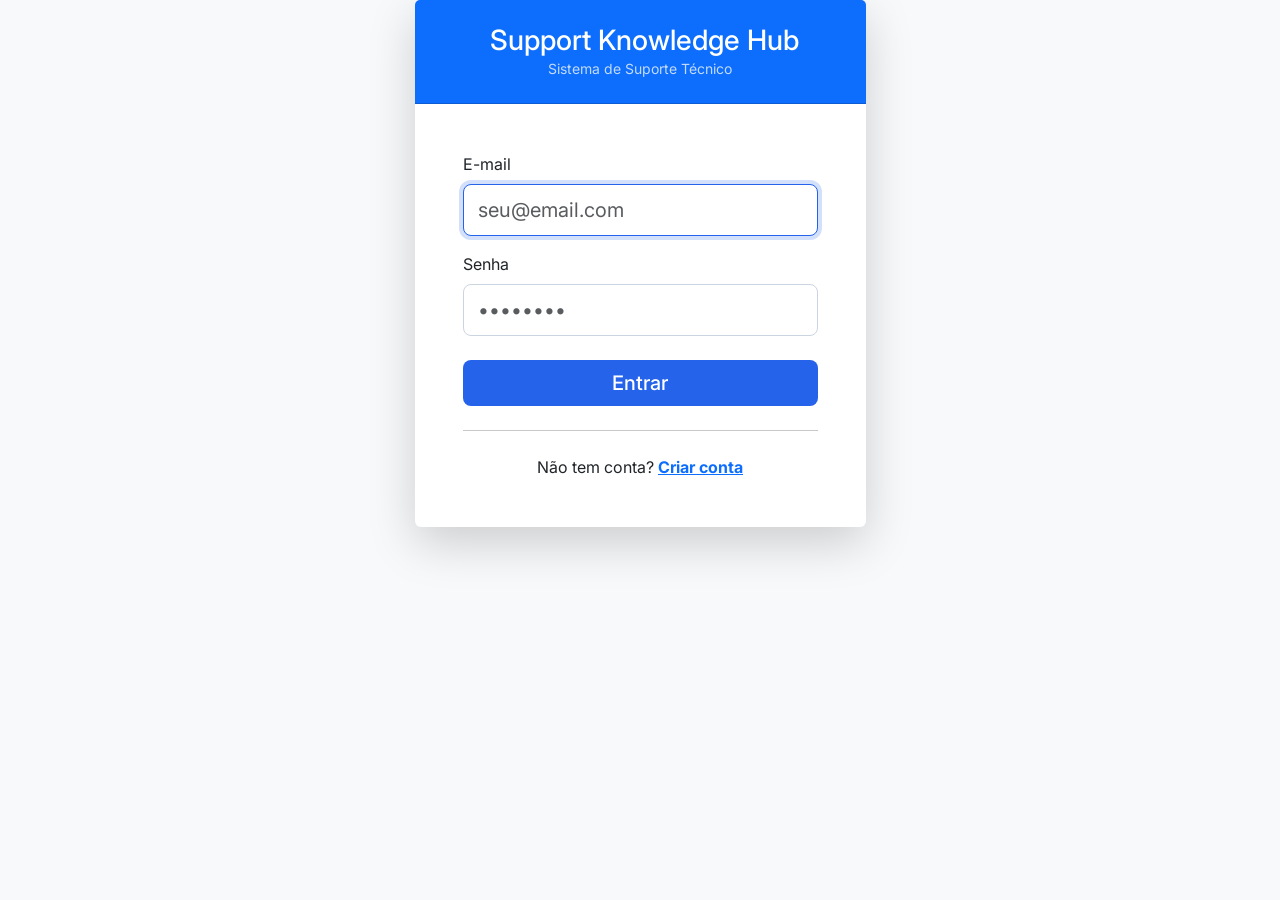
<file: frontend/criar-artigo.html>
<!DOCTYPE html>
<html lang="pt-BR">
<head>
  <meta charset="UTF-8">
  <meta name="viewport" content="width=device-width, initial-scale=1.0">
  <title>Novo Artigo — Support Knowledge Hub</title>
  <link href="https://cdn.jsdelivr.net/npm/bootstrap@5.3.0/dist/css/bootstrap.min.css" rel="stylesheet">
  <link href="https://cdn.jsdelivr.net/npm/bootstrap-icons@1.10.5/font/bootstrap-icons.css" rel="stylesheet">
  <link href="css/style.css" rel="stylesheet">
</head>
<body>

<nav class="navbar navbar-expand-lg navbar-dark sticky-top">
  <div class="container">
    <a class="navbar-brand fw-bold" href="index.html">
      <i class="bi bi-journal-bookmark-fill me-2"></i>Support Knowledge Hub
    </a>
    <button class="navbar-toggler" type="button" data-bs-toggle="collapse" data-bs-target="#nav">
      <span class="navbar-toggler-icon"></span>
    </button>
    <div class="collapse navbar-collapse" id="nav">
      <ul class="navbar-nav ms-auto">
        <li class="nav-item"><a class="nav-link" href="index.html">Dashboard</a></li>
        <li class="nav-item"><a class="nav-link" href="artigos.html">Base de Conhecimento</a></li>
        <li class="nav-item"><a class="nav-link active" href="criar-artigo.html"><i class="bi bi-plus-circle me-1"></i>Novo Artigo</a></li>
        <li class="nav-item dropdown">
          <a class="nav-link dropdown-toggle" href="#" id="usuarioDropdown" role="button" data-bs-toggle="dropdown">
            <i class="bi bi-person-circle"></i> Entrar
          </a>
          <ul class="dropdown-menu dropdown-menu-end">
            <li><a class="dropdown-item" href="perfil.html"><i class="bi bi-gear me-2"></i>Perfil</a></li>
            <li><hr class="dropdown-divider"></li>
            <li><a class="dropdown-item" href="#" onclick="logout()"><i class="bi bi-box-arrow-right me-2"></i>Logout</a></li>
          </ul>
        </li>
      </ul>
    </div>
  </div>
</nav>

<main class="container main-wrapper py-4 mb-5">
  <div class="row justify-content-center">
    <div class="col-lg-8">

      <div class="d-flex align-items-center mb-4">
        <a href="artigos.html" class="btn btn-outline-secondary btn-sm me-3">
          <i class="bi bi-arrow-left"></i> Voltar
        </a>
        <h2 class="fw-bold m-0">Cadastrar Nova Documentação</h2>
      </div>

      <div class="alert alert-success d-none" id="mensagem-sucesso">
        <i class="bi bi-check-circle-fill me-2"></i>Artigo publicado com sucesso! Redirecionando…
      </div>

      <div class="article-content">
        <form id="form-artigo" class="needs-validation" novalidate>

          <div class="mb-4">
            <label for="titulo" class="form-label fw-semibold">
              Título do Artigo <span class="text-danger">*</span>
            </label>
            <input type="text" class="form-control" id="titulo"
                   placeholder="Ex: Como resolver erro de impressora na rede…" required>
            <div class="invalid-feedback">Insira um título descritivo.</div>
          </div>

          <div class="row mb-4">
            <div class="col-md-6">
              <label for="sistema" class="form-label fw-semibold">
                Sistema Afetado <span class="text-danger">*</span>
              </label>
              <select class="form-select" id="sistema" required>
                <option value="" disabled selected>Selecione o Sistema</option>
                <option value="GLPI">GLPI</option>
                <option value="Colmeia">Colmeia</option>
                <option value="Infraestrutura">Infraestrutura / Redes</option>
                <option value="MV">Sistema MV</option>
                <option value="Windows">Windows / SO</option>
                <option value="Redes">Redes</option>
              </select>
              <div class="invalid-feedback">Selecione o sistema relacionado.</div>
            </div>
            <div class="col-md-6">
              <label for="categoria_id" class="form-label fw-semibold">Categoria</label>
              <select class="form-select" id="categoria_id">
                <option value="">Sem Categoria</option>
              </select>
            </div>
          </div>

          <div class="mb-4">
            <label for="problema" class="form-label fw-semibold">
              Descrição do Problema <span class="text-danger">*</span>
            </label>
            <textarea class="form-control" id="problema" rows="4"
                      placeholder="Descreva os sintomas, mensagens de erro e o comportamento observado…"
                      required></textarea>
            <div class="invalid-feedback">A descrição do problema é obrigatória.</div>
          </div>

          <div class="mb-4">
            <label for="solucao" class="form-label fw-semibold">
              Solução Aplicada (Passo a Passo) <span class="text-danger">*</span>
            </label>
            <textarea class="form-control" id="solucao" rows="6"
                      placeholder="Descreva o passo a passo exato para solucionar o problema…"
                      required></textarea>
            <div class="invalid-feedback">A solução não pode ficar em branco.</div>
          </div>

          <div class="d-flex justify-content-end border-top pt-4">
            <button type="reset" class="btn btn-light border me-2">Limpar</button>
            <button type="submit" class="btn btn-primary px-4">
              <i class="bi bi-save me-2"></i>Salvar e Publicar
            </button>
          </div>

        </form>
      </div><!-- /article-content -->

    </div>
  </div>
</main>

<footer>
  <div class="container"><p class="mb-0">&copy; 2024 Support Knowledge Hub</p></div>
</footer>

<script src="https://cdn.jsdelivr.net/npm/bootstrap@5.3.0/dist/js/bootstrap.bundle.min.js"></script>
<script src="js/api.js"></script>
<script src="js/auth.js"></script>
<script src="js/app.js"></script>
</body>
</html>
</file>
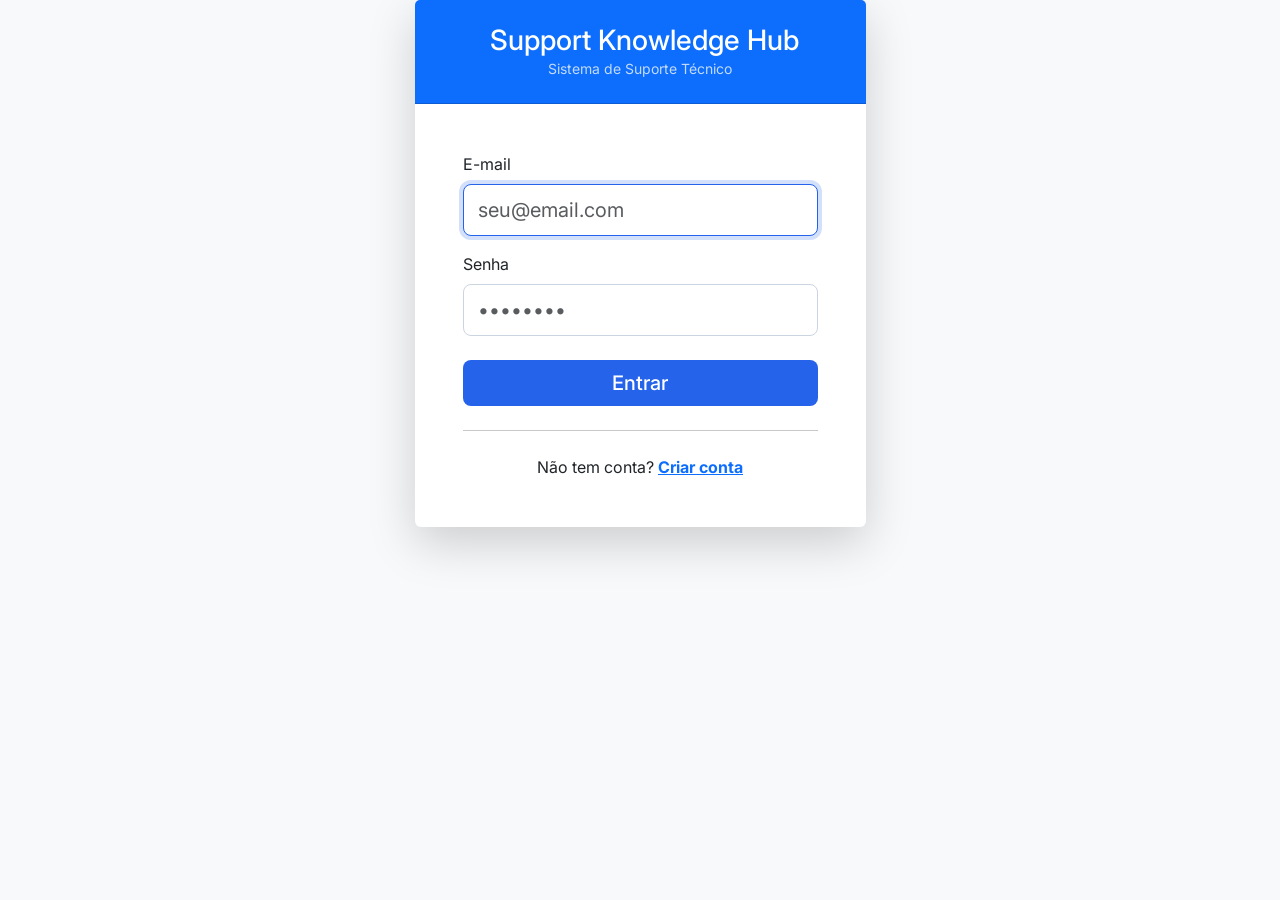
<file: frontend/login.html>
<!DOCTYPE html>
<html lang="pt-BR">
<head>
  <meta charset="UTF-8">
  <meta name="viewport" content="width=device-width, initial-scale=1.0">
  <title>Login — Support Knowledge Hub</title>
  <link href="https://cdn.jsdelivr.net/npm/bootstrap@5.3.0/dist/css/bootstrap.min.css" rel="stylesheet">
  <link href="css/style.css" rel="stylesheet">
</head>
<body class="bg-light d-flex align-items-center min-vh-100">

<div class="container">
  <div class="row justify-content-center">
    <div class="col-md-5">
      <div class="card shadow-lg border-0">
        <div class="card-header bg-primary text-white text-center py-4">
          <h3 class="mb-0"><i class="bi bi-lock-fill me-2"></i>Support Knowledge Hub</h3>
          <p class="mb-0 small opacity-75">Sistema de Suporte Técnico</p>
        </div>
        <div class="card-body p-5">

          <form id="loginForm">
            <div class="mb-3">
              <label for="email" class="form-label">E-mail</label>
              <input type="email" class="form-control form-control-lg" id="email"
                     placeholder="seu@email.com" required autofocus>
            </div>
            <div class="mb-4">
              <label for="senha" class="form-label">Senha</label>
              <input type="password" class="form-control form-control-lg" id="senha"
                     placeholder="••••••••" required>
            </div>
            <button type="submit" class="btn btn-primary btn-lg w-100" id="btnLogin">
              Entrar
            </button>
          </form>

          <div id="alertaErro" class="alert alert-danger d-none mt-3" role="alert"></div>

          <hr class="my-4">
          <p class="text-center mb-0">
            Não tem conta? <a href="registro.html" class="text-primary fw-bold">Criar conta</a>
          </p>

        </div>
      </div>
    </div>
  </div>
</div>

<script src="https://cdn.jsdelivr.net/npm/bootstrap@5.3.0/dist/js/bootstrap.bundle.min.js"></script>
<script src="js/api.js"></script>
<script src="js/auth.js"></script>
<script>
  // Redireciona se já estiver logado
  if (SessionManager.getInstance().isAuthenticated()) {
    window.location.href = 'index.html';
  }

  document.getElementById('loginForm').addEventListener('submit', async (e) => {
    e.preventDefault();
    const email = document.getElementById('email').value;
    const senha = document.getElementById('senha').value;
    const alerta = document.getElementById('alertaErro');
    const btn = document.getElementById('btnLogin');

    alerta.classList.add('d-none');
    btn.disabled = true;
    btn.textContent = 'Entrando…';

    try {
      const data = await API.login(email, senha);
      // Busca dados do usuário com o token recém-gerado
      localStorage.setItem('token', data.access_token);
      const usuario = await API.getMe();
      SessionManager.getInstance().login(usuario, data.access_token);
      window.location.href = 'index.html';
    } catch (err) {
      alerta.textContent = err.message || 'E-mail ou senha incorretos.';
      alerta.classList.remove('d-none');
      btn.disabled = false;
      btn.textContent = 'Entrar';
    }
  });
</script>
</body>
</html>
</file>
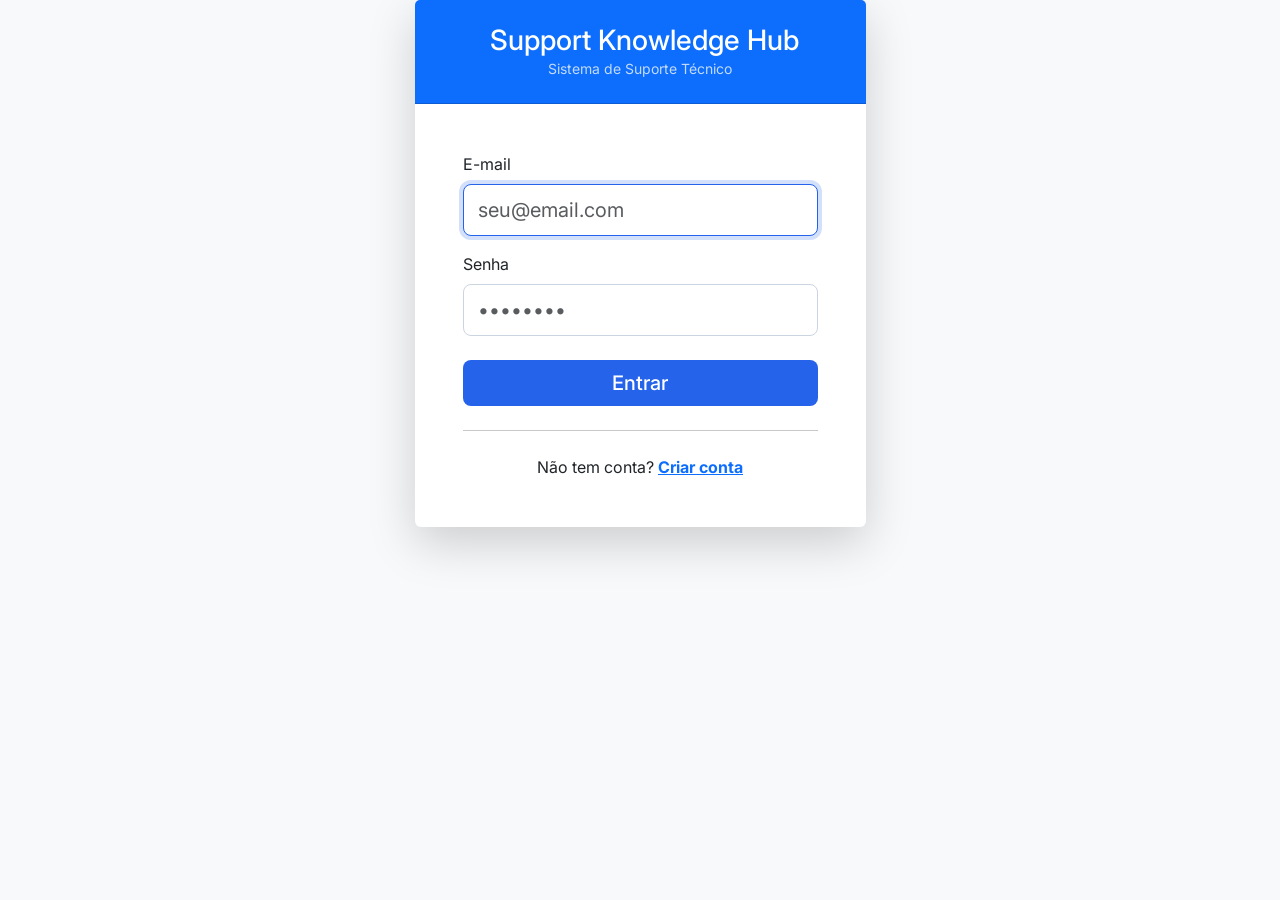
<file: frontend/perfil.html>
<!DOCTYPE html>
<html lang="pt-BR">
<head>
  <meta charset="UTF-8">
  <meta name="viewport" content="width=device-width, initial-scale=1.0">
  <title>Meu Perfil — Support Knowledge Hub</title>
  <link href="https://cdn.jsdelivr.net/npm/bootstrap@5.3.0/dist/css/bootstrap.min.css" rel="stylesheet">
  <link href="https://cdn.jsdelivr.net/npm/bootstrap-icons@1.10.5/font/bootstrap-icons.css" rel="stylesheet">
  <link href="css/style.css" rel="stylesheet">
</head>
<body class="bg-light">

<nav class="navbar navbar-expand-lg navbar-dark">
  <div class="container-fluid">
    <a class="navbar-brand" href="index.html">
      <i class="bi bi-journal-bookmark-fill me-2"></i>Support Knowledge Hub
    </a>
    <div class="navbar-nav ms-auto">
      <a class="nav-link" href="index.html">Início</a>
      <a class="nav-link" href="#" onclick="logout()">Sair</a>
    </div>
  </div>
</nav>

<div class="container py-5">
  <div class="row justify-content-center">
    <div class="col-md-7">
      <div class="card shadow">
        <div class="card-header bg-white">
          <h4 class="mb-0"><i class="bi bi-gear me-2"></i>Configurações do Perfil</h4>
        </div>
        <div class="card-body p-4">

          <div id="alerta" class="alert d-none mb-4"></div>

          <div class="mb-3">
            <label class="form-label fw-semibold">Nome</label>
            <input type="text" id="nome" class="form-control">
          </div>
          <div class="mb-3">
            <label class="form-label fw-semibold">E-mail</label>
            <input type="email" id="email" class="form-control" disabled>
          </div>
          <div class="mb-3">
            <label class="form-label fw-semibold">Nível</label>
            <input type="text" id="nivel" class="form-control" disabled>
          </div>

          <div class="d-flex justify-content-end mt-4">
            <button class="btn btn-primary px-4" id="btnSalvar">
              <i class="bi bi-save me-2"></i>Salvar Alterações
            </button>
          </div>
        </div>
      </div>
    </div>
  </div>
</div>

<script src="https://cdn.jsdelivr.net/npm/bootstrap@5.3.0/dist/js/bootstrap.bundle.min.js"></script>
<script src="js/api.js"></script>
<script src="js/auth.js"></script>
<script>
  const session = SessionManager.getInstance();
  if (!session.isAuthenticated()) window.location.href = 'login.html';

  document.addEventListener('DOMContentLoaded', async () => {
    const alerta = document.getElementById('alerta');

    try {
      const me = await API.getMe();
      document.getElementById('nome').value  = me.nome;
      document.getElementById('email').value = me.email;
      document.getElementById('nivel').value = me.nivel;
    } catch (err) {
      alerta.className = 'alert alert-danger';
      alerta.textContent = 'Erro ao carregar perfil.';
      alerta.classList.remove('d-none');
    }

    document.getElementById('btnSalvar').addEventListener('click', async () => {
      alerta.classList.add('d-none');
      const nome = document.getElementById('nome').value.trim();
      if (!nome) { alert('Nome não pode ficar vazio.'); return; }

      try {
        const me = await API.getMe();
        const res = await fetch(`/api/usuarios/${me.id}`, {
          method: 'PUT',
          headers: {
            'Content-Type': 'application/json',
            'Authorization': `Bearer ${session.token}`
          },
          body: JSON.stringify({ nome })
        });
        if (!res.ok) throw new Error((await res.json()).detail);
        const updated = await res.json();
        // Atualiza sessão local
        const u = session.usuario;
        u.nome = updated.nome;
        session.login(u, session.token);
        alerta.className = 'alert alert-success';
        alerta.textContent = 'Perfil atualizado com sucesso!';
        alerta.classList.remove('d-none');
      } catch (err) {
        alerta.className = 'alert alert-danger';
        alerta.textContent = err.message || 'Erro ao salvar.';
        alerta.classList.remove('d-none');
      }
    });
  });
</script>
</body>
</html>
</file>
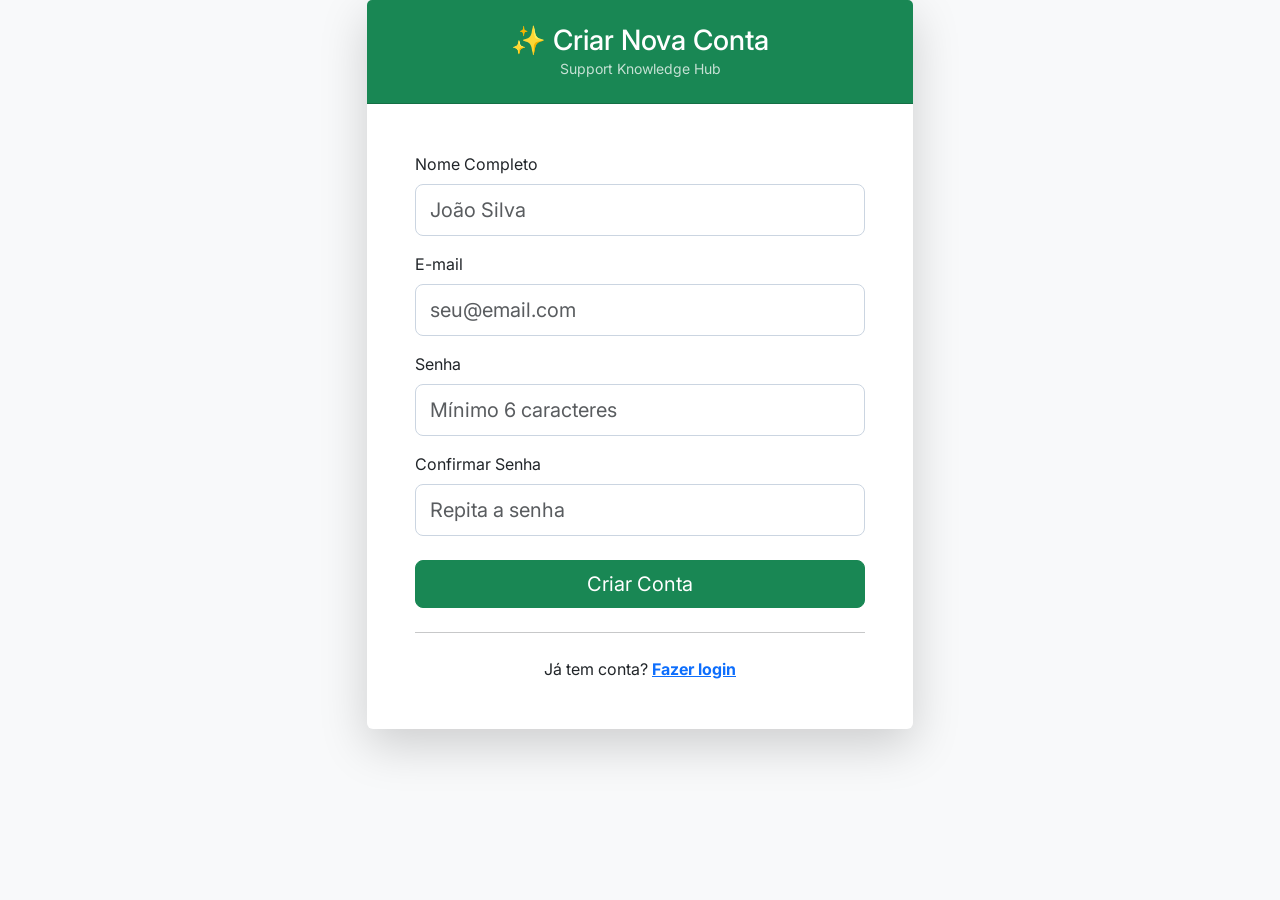
<file: frontend/registro.html>
<!DOCTYPE html>
<html lang="pt-BR">
<head>
  <meta charset="UTF-8">
  <meta name="viewport" content="width=device-width, initial-scale=1.0">
  <title>Cadastro — Support Knowledge Hub</title>
  <link href="https://cdn.jsdelivr.net/npm/bootstrap@5.3.0/dist/css/bootstrap.min.css" rel="stylesheet">
  <link href="css/style.css" rel="stylesheet">
</head>
<body class="bg-light d-flex align-items-center min-vh-100">

<div class="container">
  <div class="row justify-content-center">
    <div class="col-md-6">
      <div class="card shadow-lg border-0">
        <div class="card-header bg-success text-white text-center py-4">
          <h3 class="mb-0">✨ Criar Nova Conta</h3>
          <p class="mb-0 small opacity-75">Support Knowledge Hub</p>
        </div>
        <div class="card-body p-5">

          <form id="registroForm">
            <div class="mb-3">
              <label for="nome" class="form-label">Nome Completo</label>
              <input type="text" class="form-control form-control-lg" id="nome"
                     placeholder="João Silva" required>
            </div>
            <div class="mb-3">
              <label for="email" class="form-label">E-mail</label>
              <input type="email" class="form-control form-control-lg" id="email"
                     placeholder="seu@email.com" required>
            </div>
            <div class="mb-3">
              <label for="senha" class="form-label">Senha</label>
              <input type="password" class="form-control form-control-lg" id="senha"
                     placeholder="Mínimo 6 caracteres" required minlength="6">
            </div>
            <div class="mb-4">
              <label for="confirmar" class="form-label">Confirmar Senha</label>
              <input type="password" class="form-control form-control-lg" id="confirmar"
                     placeholder="Repita a senha" required>
            </div>
            <button type="submit" class="btn btn-success btn-lg w-100" id="btnRegistrar">
              Criar Conta
            </button>
          </form>

          <div id="alertaSucesso" class="alert alert-success d-none mt-3"></div>
          <div id="alertaErro"    class="alert alert-danger  d-none mt-3"></div>

          <hr class="my-4">
          <p class="text-center mb-0">
            Já tem conta? <a href="login.html" class="text-primary fw-bold">Fazer login</a>
          </p>

        </div>
      </div>
    </div>
  </div>
</div>

<script src="https://cdn.jsdelivr.net/npm/bootstrap@5.3.0/dist/js/bootstrap.bundle.min.js"></script>
<script src="js/api.js"></script>
<script src="js/auth.js"></script>
<script>
  document.getElementById('registroForm').addEventListener('submit', async (e) => {
    e.preventDefault();
    const nome      = document.getElementById('nome').value.trim();
    const email     = document.getElementById('email').value.trim();
    const senha     = document.getElementById('senha').value;
    const confirmar = document.getElementById('confirmar').value;
    const sucesso   = document.getElementById('alertaSucesso');
    const erro      = document.getElementById('alertaErro');
    const btn       = document.getElementById('btnRegistrar');

    sucesso.classList.add('d-none');
    erro.classList.add('d-none');

    if (senha !== confirmar) {
      erro.textContent = 'As senhas não coincidem.';
      erro.classList.remove('d-none');
      return;
    }

    btn.disabled = true;
    btn.textContent = 'Criando…';

    try {
      await API.register({ nome, email, senha });
      sucesso.textContent = 'Conta criada com sucesso! Redirecionando para o login…';
      sucesso.classList.remove('d-none');
      setTimeout(() => window.location.href = 'login.html', 2000);
    } catch (err) {
      erro.textContent = err.message || 'Erro ao criar conta.';
      erro.classList.remove('d-none');
      btn.disabled = false;
      btn.textContent = 'Criar Conta';
    }
  });
</script>
</body>
</html>
</file>
<file: docs/css/style.css>
/* ============================================================
   Support Knowledge Hub — Design System
   Cores baseadas na identidade visual da logo
   ============================================================ */

:root {
    --teal-dark:    #1F6B6B;
    --teal-main:    #2D7D7D;
    --teal-mid:     #3D9494;
    --teal-light:   #5AAFAF;
    --slate-main:   #8AAAB4;
    --slate-light:  #B8CDD4;
    --slate-xlight: #E8F0F3;
    --bg-page:      #F4F7F8;
    --bg-card:      #FFFFFF;
    --text-primary: #1A2E2E;
    --text-secondary: #4A6B6B;
    --text-muted:   #7A9A9A;
    --border:       #D0E2E2;
    --shadow-sm:    0 1px 4px rgba(45,125,125,.10);
    --shadow-md:    0 4px 16px rgba(45,125,125,.13);
    --radius:       10px;
}

/* ── Reset & Base ─────────────────────────────────────────── */
*, *::before, *::after { box-sizing: border-box; margin: 0; padding: 0; }

body {
    font-family: 'Segoe UI', system-ui, -apple-system, sans-serif;
    background: var(--bg-page);
    color: var(--text-primary);
    line-height: 1.6;
    min-height: 100vh;
}

a { color: var(--teal-main); text-decoration: none; }
a:hover { color: var(--teal-dark); text-decoration: underline; }

/* ── Navbar ───────────────────────────────────────────────── */
.navbar {
    background: linear-gradient(135deg, var(--teal-dark) 0%, var(--teal-main) 60%, var(--slate-main) 100%);
    box-shadow: 0 2px 12px rgba(31,107,107,.25);
    padding: .75rem 1.5rem;
}

.navbar-brand {
    display: flex;
    align-items: center;
    gap: 10px;
    font-weight: 700;
    font-size: 1.15rem;
    color: #fff !important;
    text-decoration: none;
}

.navbar-brand img {
    height: 36px;
    width: auto;
    filter: brightness(0) invert(1);  /* logo fica branca na navbar */
}

.navbar-brand span { color: #fff; }

.navbar .nav-link {
    color: rgba(255,255,255,.88) !important;
    font-weight: 500;
    padding: .4rem .85rem;
    border-radius: 6px;
    transition: background .18s;
}

.navbar .nav-link:hover,
.navbar .nav-link.active {
    background: rgba(255,255,255,.15);
    color: #fff !important;
}

.navbar .btn-outline-light {
    border-color: rgba(255,255,255,.6);
    color: #fff;
    font-weight: 500;
}
.navbar .btn-outline-light:hover {
    background: rgba(255,255,255,.18);
    border-color: #fff;
}

/* ── Hero / Search ────────────────────────────────────────── */
.hero {
    background: linear-gradient(135deg, var(--teal-dark) 0%, var(--teal-main) 55%, var(--slate-main) 100%);
    color: #fff;
    padding: 3rem 1.5rem 2.5rem;
    text-align: center;
}

.hero h1 { font-size: 2rem; font-weight: 700; margin-bottom: .5rem; }
.hero p  { opacity: .88; font-size: 1.05rem; margin-bottom: 1.5rem; }

.search-box {
    display: flex;
    max-width: 560px;
    margin: 0 auto;
    border-radius: 50px;
    overflow: hidden;
    box-shadow: 0 4px 20px rgba(0,0,0,.18);
}

.search-box input {
    flex: 1;
    border: none;
    padding: .75rem 1.25rem;
    font-size: 1rem;
    outline: none;
    color: var(--text-primary);
}

.search-box button {
    background: var(--teal-dark);
    color: #fff;
    border: none;
    padding: .75rem 1.5rem;
    font-weight: 600;
    cursor: pointer;
    transition: background .18s;
}
.search-box button:hover { background: #155555; }

/* ── Cards ────────────────────────────────────────────────── */
.card {
    background: var(--bg-card);
    border: 1px solid var(--border);
    border-radius: var(--radius);
    box-shadow: var(--shadow-sm);
    transition: box-shadow .2s, transform .2s;
    overflow: hidden;
}

.card:hover {
    box-shadow: var(--shadow-md);
    transform: translateY(-2px);
}

.card-header {
    background: linear-gradient(90deg, var(--teal-dark), var(--teal-main));
    color: #fff;
    font-weight: 600;
    padding: .75rem 1.1rem;
    border-bottom: none;
    display: flex;
    align-items: center;
    gap: 8px;
}

.card-body { padding: 1.1rem; }

/* ── Artigo card ──────────────────────────────────────────── */
.artigo-card {
    border-left: 4px solid var(--teal-main);
    padding: 1rem 1.1rem;
    background: var(--bg-card);
    border-radius: var(--radius);
    box-shadow: var(--shadow-sm);
    margin-bottom: .75rem;
    transition: box-shadow .2s, transform .2s;
}
.artigo-card:hover {
    box-shadow: var(--shadow-md);
    transform: translateY(-2px);
    border-left-color: var(--teal-dark);
}

.artigo-card h5 {
    color: var(--teal-dark);
    font-weight: 600;
    margin-bottom: .3rem;
}

.artigo-card p { color: var(--text-secondary); font-size: .93rem; }

/* ── Badges / Tags ────────────────────────────────────────── */
.badge-sistema {
    background: var(--teal-main);
    color: #fff;
    font-size: .75rem;
    padding: 3px 10px;
    border-radius: 20px;
    font-weight: 600;
}

.badge-categoria {
    background: var(--slate-xlight);
    color: var(--teal-dark);
    font-size: .75rem;
    padding: 3px 10px;
    border-radius: 20px;
    font-weight: 600;
    border: 1px solid var(--border);
}

/* ── Buttons ──────────────────────────────────────────────── */
.btn-primary {
    background: var(--teal-main);
    border-color: var(--teal-main);
    color: #fff;
    font-weight: 500;
}
.btn-primary:hover, .btn-primary:focus {
    background: var(--teal-dark);
    border-color: var(--teal-dark);
    color: #fff;
}

.btn-outline-primary {
    color: var(--teal-main);
    border-color: var(--teal-main);
}
.btn-outline-primary:hover {
    background: var(--teal-main);
    border-color: var(--teal-main);
    color: #fff;
}

.btn-secondary {
    background: var(--slate-main);
    border-color: var(--slate-main);
    color: #fff;
}
.btn-secondary:hover {
    background: #6d909d;
    border-color: #6d909d;
    color: #fff;
}

/* ── Forms ────────────────────────────────────────────────── */
.form-control:focus, .form-select:focus {
    border-color: var(--teal-light);
    box-shadow: 0 0 0 3px rgba(45,125,125,.18);
    outline: none;
}

.form-label { color: var(--text-secondary); font-weight: 500; font-size: .93rem; }

/* ── Auth pages ───────────────────────────────────────────── */
.auth-wrapper {
    min-height: 100vh;
    display: flex;
    align-items: center;
    justify-content: center;
    background: linear-gradient(135deg, var(--teal-dark) 0%, var(--teal-main) 55%, var(--slate-main) 100%);
    padding: 2rem 1rem;
}

.auth-card {
    background: #fff;
    border-radius: 16px;
    padding: 2.5rem 2rem;
    width: 100%;
    max-width: 420px;
    box-shadow: 0 8px 40px rgba(31,107,107,.22);
}

.auth-logo {
    display: flex;
    flex-direction: column;
    align-items: center;
    gap: 10px;
    margin-bottom: 1.75rem;
}

.auth-logo img {
    height: 72px;
    width: auto;
}

.auth-logo h4 {
    color: var(--teal-dark);
    font-weight: 700;
    font-size: 1.3rem;
    margin: 0;
}

/* ── Section titles ───────────────────────────────────────── */
.section-title {
    display: flex;
    align-items: center;
    gap: 8px;
    font-size: 1.1rem;
    font-weight: 700;
    color: var(--teal-dark);
    margin-bottom: 1rem;
    padding-bottom: .5rem;
    border-bottom: 2px solid var(--border);
}

/* ── Stats / counters ─────────────────────────────────────── */
.stat-card {
    background: linear-gradient(135deg, var(--teal-dark), var(--teal-main));
    color: #fff;
    border-radius: var(--radius);
    padding: 1.25rem;
    text-align: center;
}
.stat-card .number { font-size: 2rem; font-weight: 700; }
.stat-card .label  { font-size: .85rem; opacity: .85; }

/* ── Alerts ───────────────────────────────────────────────── */
.alert-success {
    background: #e6f4f1;
    border-color: var(--teal-light);
    color: var(--teal-dark);
}
.alert-danger { background: #fdf0f0; border-color: #e8a0a0; color: #8b2020; }

/* ── Loading spinner ──────────────────────────────────────── */
.spinner-border { color: var(--teal-main) !important; }

.loading-placeholder {
    display: flex;
    justify-content: center;
    padding: 2rem;
}

/* ── Empty state ──────────────────────────────────────────── */
.empty-state {
    text-align: center;
    padding: 3rem 1rem;
    color: var(--text-muted);
}
.empty-state i { font-size: 3rem; margin-bottom: 1rem; color: var(--slate-light); }

/* ── Footer ───────────────────────────────────────────────── */
footer {
    background: var(--teal-dark);
    color: rgba(255,255,255,.75);
    text-align: center;
    padding: 1.25rem;
    font-size: .88rem;
    margin-top: 3rem;
}

/* ── Utilities ────────────────────────────────────────────── */
.text-teal   { color: var(--teal-main) !important; }
.bg-teal     { background: var(--teal-main) !important; color: #fff; }
.border-teal { border-color: var(--teal-main) !important; }

.page-container {
    max-width: 1100px;
    margin: 2rem auto;
    padding: 0 1rem;
}

/* ── Responsive ───────────────────────────────────────────── */
@media (max-width: 768px) {
    .hero h1 { font-size: 1.5rem; }
    .auth-card { padding: 1.75rem 1.25rem; }
    .page-container { margin: 1rem auto; }
}
</file>
<file: frontend/css/style.css>
@import url('https://fonts.googleapis.com/css2?family=Inter:wght@300;400;500;600;700&display=swap');

:root {
    --primary:   #2563eb;
    --primary-d: #1d4ed8;
    --secondary: #475569;
    --bg:        #f8fafc;
    --text:      #1e293b;
    --radius:    12px;
    --shadow:    0 4px 6px rgba(0,0,0,.04);
}

*, *::before, *::after { box-sizing: border-box; }

body {
    font-family: 'Inter', sans-serif;
    background: var(--bg);
    color: var(--text);
    display: flex;
    flex-direction: column;
    min-height: 100vh;
    margin: 0;
}

/* ── Navbar ─────────────────────────────────────────────────────────────── */
.navbar {
    background: linear-gradient(135deg, #1e3a8a, var(--primary)) !important;
    box-shadow: 0 2px 10px rgba(0,0,0,.12);
}
.navbar-brand { font-weight: 700; color: #fff !important; }
.nav-link      { color: rgba(255,255,255,.85) !important; font-weight: 500; }
.nav-link:hover, .nav-link.active { color: #fff !important; }

/* ── Layout ─────────────────────────────────────────────────────────────── */
.main-wrapper { flex: 1; }

/* ── Cards ──────────────────────────────────────────────────────────────── */
.article-card {
    border: none !important;
    border-radius: var(--radius);
    transition: transform .2s, box-shadow .2s;
}
.article-card:hover {
    transform: translateY(-4px);
    box-shadow: 0 10px 24px rgba(0,0,0,.08) !important;
}

/* ── Sidebar de filtros ─────────────────────────────────────────────────── */
.filter-sidebar {
    background: #fff;
    border-radius: var(--radius);
    padding: 20px;
    box-shadow: var(--shadow);
}

/* ── Artigo detalhe ─────────────────────────────────────────────────────── */
.article-header,
.article-content {
    background: #fff;
    border-radius: var(--radius);
    padding: 28px 32px;
    box-shadow: var(--shadow);
}
.article-header { margin-bottom: 20px; }
.section-title {
    color: var(--primary);
    font-weight: 600;
    padding-bottom: 8px;
    border-bottom: 2px solid #e2e8f0;
    margin: 24px 0 14px;
}

/* ── Forms ──────────────────────────────────────────────────────────────── */
.form-control, .form-select {
    border-radius: 8px;
    padding: 10px 14px;
    border: 1px solid #cbd5e1;
}
.form-control:focus, .form-select:focus {
    border-color: var(--primary);
    box-shadow: 0 0 0 .25rem rgba(37,99,235,.2);
}

/* ── Buttons ────────────────────────────────────────────────────────────── */
.btn-primary {
    background: var(--primary);
    border: none;
    border-radius: 8px;
    font-weight: 500;
}
.btn-primary:hover { background: var(--primary-d); }

/* ── Footer ─────────────────────────────────────────────────────────────── */
footer {
    background: #1e293b;
    color: #cbd5e1;
    padding: 18px 0;
    margin-top: auto;
    text-align: center;
    font-size: .875rem;
}

/* ── Spinner overlay ────────────────────────────────────────────────────── */
#loading-overlay {
    display: none;
    position: fixed;
    inset: 0;
    background: rgba(255,255,255,.6);
    z-index: 9999;
    align-items: center;
    justify-content: center;
}
#loading-overlay.show { display: flex; }
</file>
